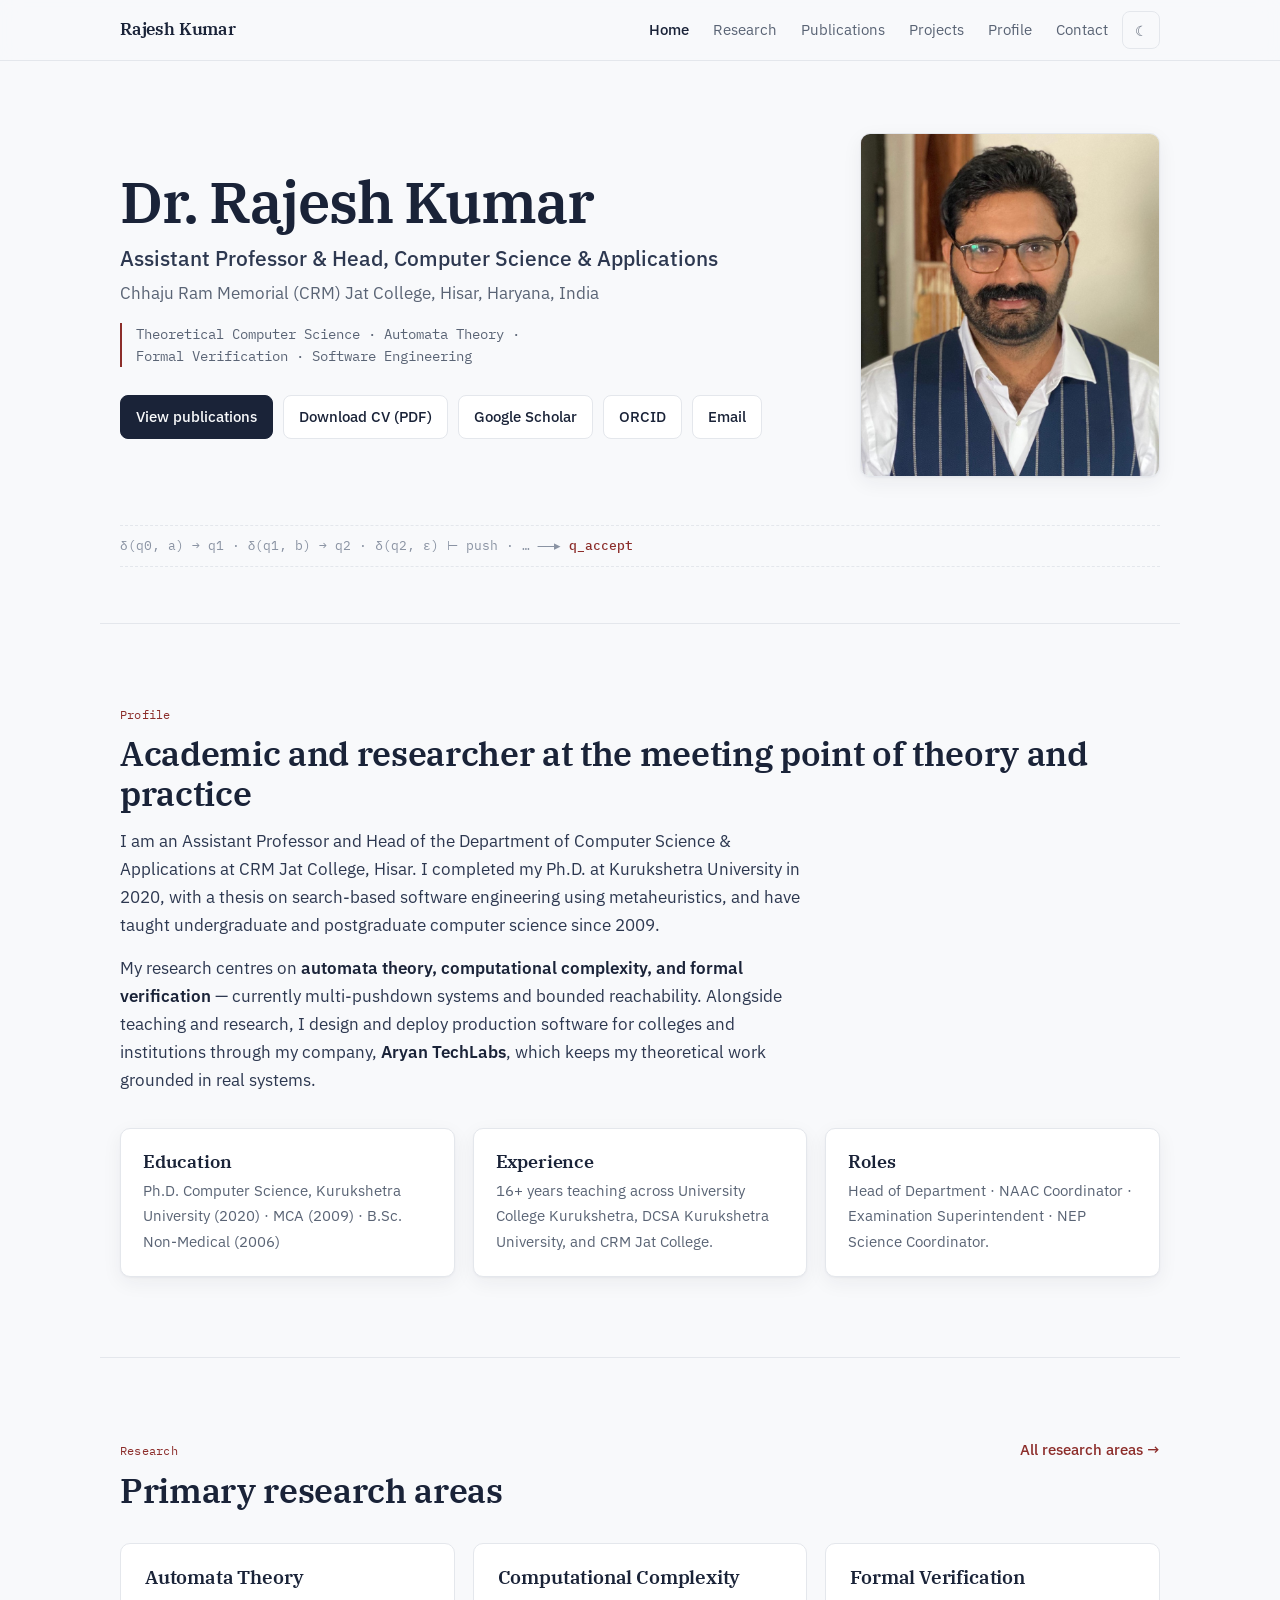
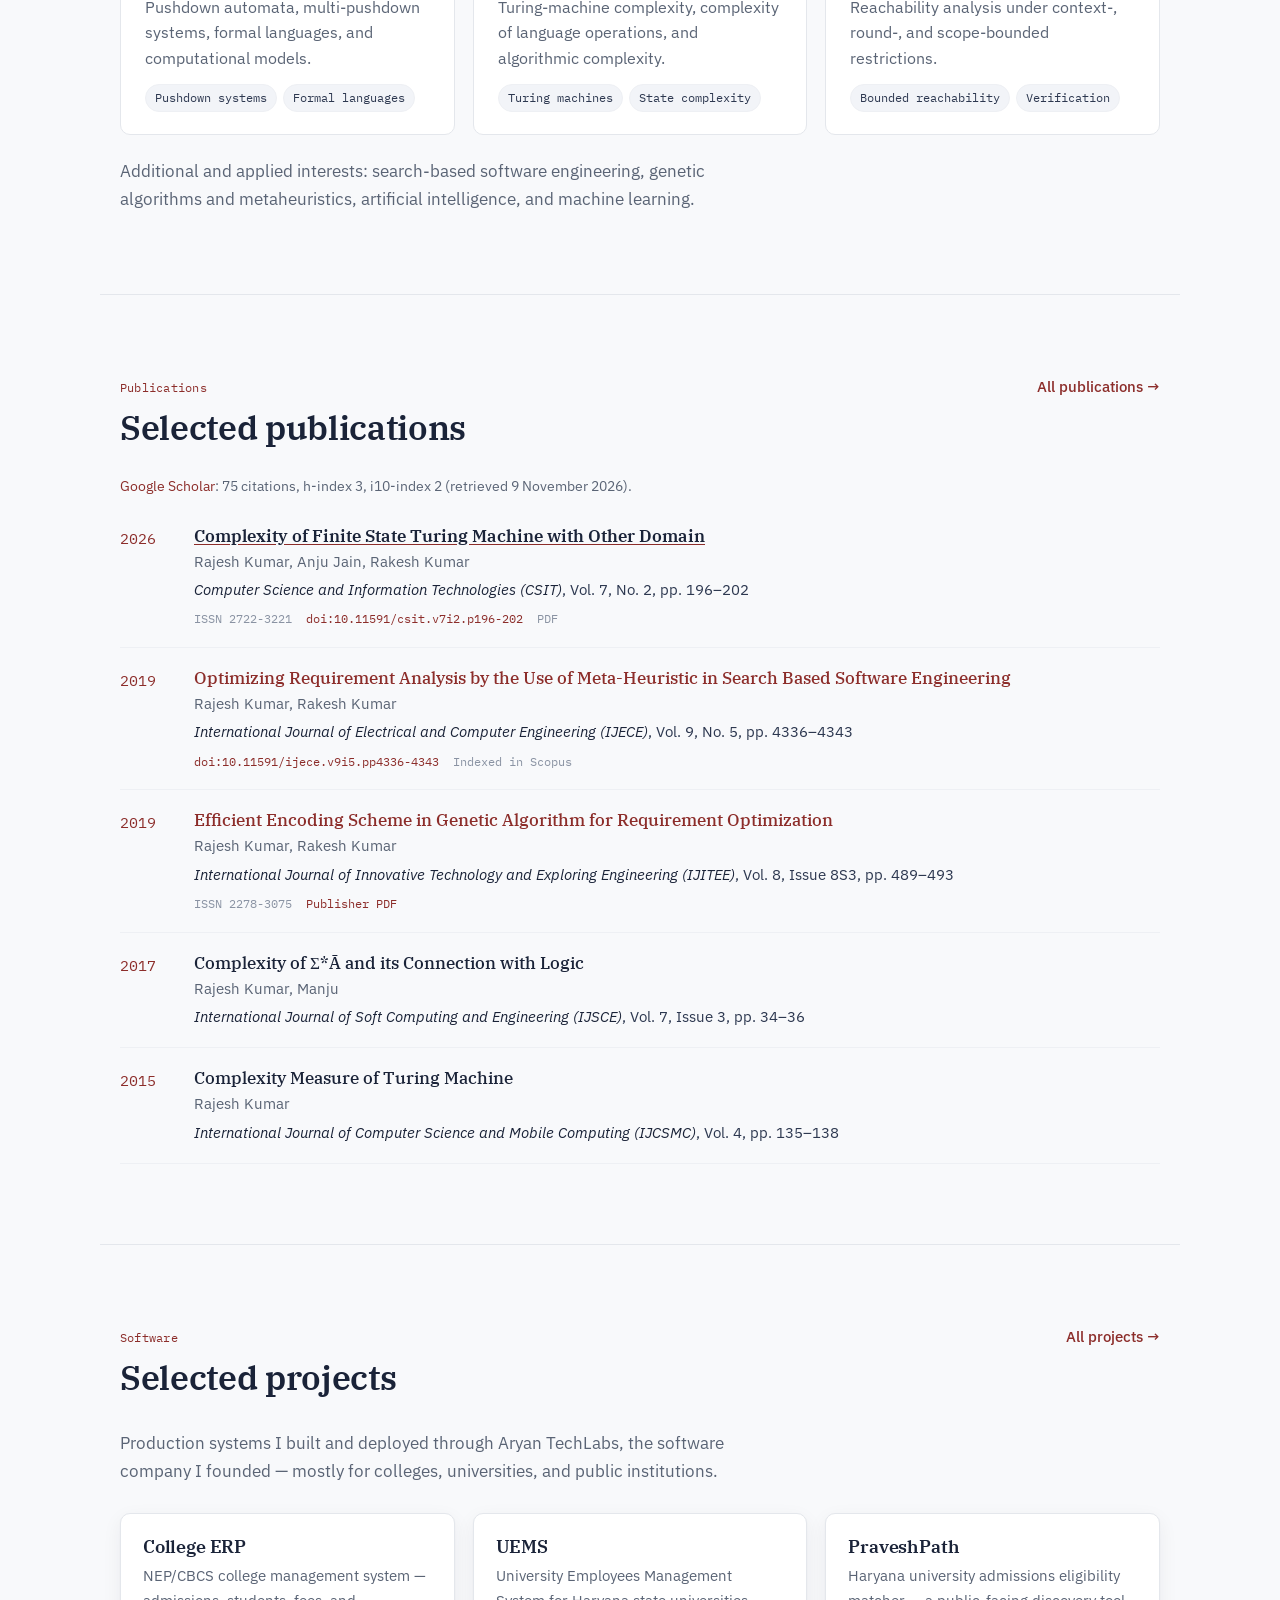
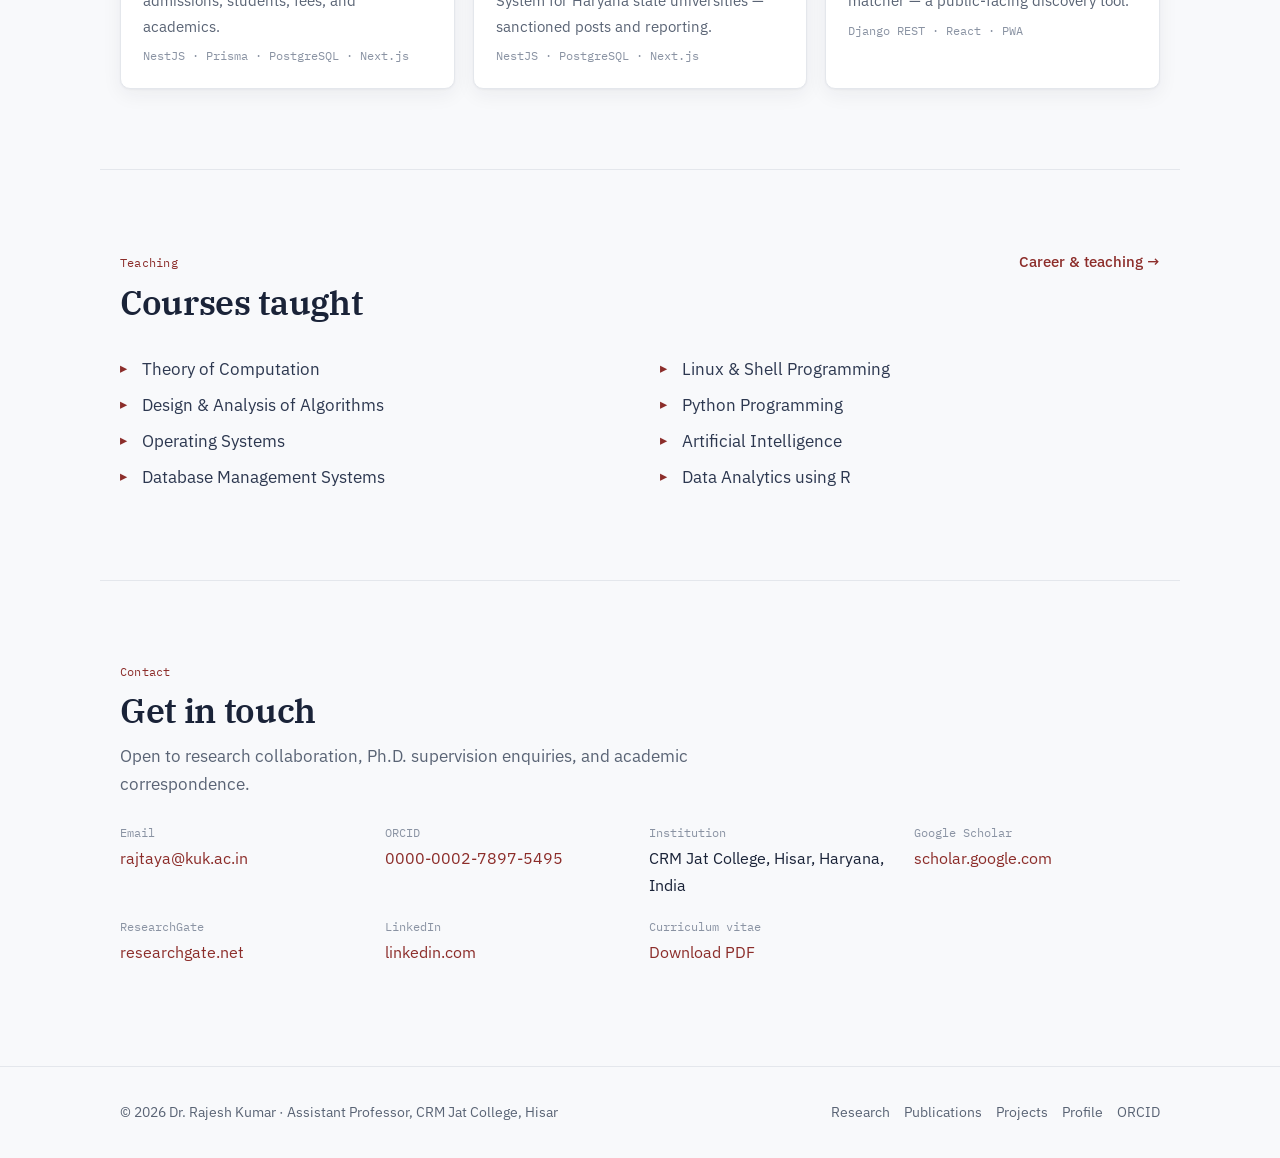
<file: index.html>
<!DOCTYPE html>
<html lang="en">
<head>
<meta charset="UTF-8">
<meta name="viewport" content="width=device-width, initial-scale=1.0">
<title>Dr. Rajesh Kumar — Computer Science Academic &amp; Researcher</title>
<meta name="description" content="Dr. Rajesh Kumar, Assistant Professor of Computer Science at CRM Jat College, Hisar. Research in automata theory, computational complexity, and formal verification, with publications, teaching, and software engineering projects.">
<meta name="author" content="Dr. Rajesh Kumar">
<link rel="canonical" href="https://rajtaya.github.io/Rkumar/">
<meta name="robots" content="index, follow">

<!-- Open Graph / Twitter -->
<meta property="og:type" content="profile">
<meta property="og:title" content="Dr. Rajesh Kumar — Computer Science Academic & Researcher">
<meta property="og:description" content="Assistant Professor of Computer Science. Research in automata theory, computational complexity, and formal verification.">
<meta property="og:url" content="https://rajtaya.github.io/Rkumar/">
<meta property="og:image" content="https://rajtaya.github.io/Rkumar/assets/rajesh-kumar-square.jpg">
<meta property="og:site_name" content="Dr. Rajesh Kumar">
<meta name="twitter:card" content="summary">
<meta name="twitter:title" content="Dr. Rajesh Kumar — Computer Science Academic & Researcher">
<meta name="twitter:description" content="Assistant Professor of Computer Science. Automata theory, computational complexity, formal verification.">
<meta name="twitter:image" content="https://rajtaya.github.io/Rkumar/assets/rajesh-kumar-square.jpg">

<link rel="icon" href="assets/favicon.svg" type="image/svg+xml">
<link rel="apple-touch-icon" href="assets/rajesh-kumar-square.jpg">

<link rel="preconnect" href="https://fonts.googleapis.com">
<link rel="preconnect" href="https://fonts.gstatic.com" crossorigin>
<link href="https://fonts.googleapis.com/css2?family=IBM+Plex+Mono:wght@400;500&family=IBM+Plex+Sans:wght@400;500;600&family=IBM+Plex+Serif:wght@400;500;600&display=swap" rel="stylesheet">
<link rel="stylesheet" href="assets/styles.css">

<script type="application/ld+json">
{
  "@context": "https://schema.org",
  "@type": "ProfilePage",
  "dateModified": "2026-11-01",
  "mainEntity": {
    "@type": "Person",
    "name": "Dr. Rajesh Kumar",
    "givenName": "Rajesh",
    "familyName": "Kumar",
    "honorificPrefix": "Dr.",
    "jobTitle": "Assistant Professor of Computer Science",
    "image": "https://rajtaya.github.io/Rkumar/assets/rajesh-kumar-square.jpg",
    "url": "https://rajtaya.github.io/Rkumar/",
    "email": "rajtaya@kuk.ac.in",
    "identifier": "https://orcid.org/0000-0002-7897-5495",
    "worksFor": {
      "@type": "CollegeOrUniversity",
      "name": "Chhaju Ram Memorial (CRM) Jat College, Hisar"
    },
    "alumniOf": { "@type": "CollegeOrUniversity", "name": "Kurukshetra University" },
    "knowsAbout": ["Automata Theory", "Computational Complexity", "Formal Verification", "Theory of Computation", "Search-Based Software Engineering", "Genetic Algorithms", "Software Engineering"],
    "sameAs": ["https://orcid.org/0000-0002-7897-5495", "https://scholar.google.com/citations?user=DC4miOsAAAAJ", "https://www.researchgate.net/profile/Rajesh-Kumar-34", "https://www.linkedin.com/in/dr-rajesh-kumar-3b3685109/"]
  }
}
</script>
</head>
<body>
<a class="skip-link" href="#main">Skip to content</a>

<header class="nav">
  <div class="nav-inner">
    <a class="brand" href="index.html">Rajesh&nbsp;Kumar</a>
    <button id="nav-toggle" class="icon-btn nav-toggle" aria-label="Open menu" aria-expanded="false" aria-controls="nav-links">≡</button>
    <nav id="nav-links" class="nav-links" aria-label="Primary">
      <a href="index.html" aria-current="page">Home</a>
      <a href="research.html">Research</a>
      <a href="publications.html">Publications</a>
      <a href="projects.html">Projects</a>
      <a href="profile.html">Profile</a>
      <a href="#contact">Contact</a>
      <button id="theme-toggle" class="icon-btn" aria-label="Toggle theme" title="Toggle light/dark">☾</button>
    </nav>
  </div>
</header>

<main id="main">

  <!-- Hero -->
  <section class="wrap hero">
    <div class="hero-grid">
      <div>
        <h1 class="hero-name">Dr. Rajesh Kumar</h1>
        <p class="hero-role">Assistant Professor &amp; Head, Computer Science &amp; Applications</p>
        <p class="hero-inst">Chhaju Ram Memorial (CRM) Jat College, Hisar, Haryana, India</p>
        <p class="hero-tagline">Theoretical Computer Science · Automata Theory ·<br>Formal Verification · Software Engineering</p>
        <div class="hero-actions">
          <a class="btn btn-primary" href="publications.html">View publications</a>
          <a class="btn" href="assets/Dr-Rajesh-Kumar-CV.pdf" download>Download CV (PDF)</a>
          <a class="btn" href="https://scholar.google.com/citations?user=DC4miOsAAAAJ" rel="noopener">Google Scholar</a>
          <a class="btn" href="https://orcid.org/0000-0002-7897-5495" rel="noopener">ORCID</a>
          <a class="btn" href="mailto:rajtaya@kuk.ac.in">Email</a>
        </div>
      </div>
      <figure class="hero-photo">
        <img src="assets/rajesh-kumar.jpg" width="871" height="1000" alt="Portrait of Dr. Rajesh Kumar" fetchpriority="high">
      </figure>
    </div>
    <div class="tape" aria-hidden="true">δ(q0, a) → q1 · δ(q1, b) → q2 · δ(q2, ε) ⊢ push · … ──▸ <b>q_accept</b></div>
  </section>

  <!-- About -->
  <section id="about" class="wrap section">
    <p class="eyebrow">Profile</p>
    <h2 class="section-title">Academic and researcher at the meeting point of theory and practice</h2>
    <div class="prose">
      <p>I am an Assistant Professor and Head of the Department of Computer Science &amp; Applications at CRM Jat College, Hisar. I completed my Ph.D. at Kurukshetra University in 2020, with a thesis on search-based software engineering using metaheuristics, and have taught undergraduate and postgraduate computer science since 2009.</p>
      <p>My research centres on <strong>automata theory, computational complexity, and formal verification</strong> — currently multi-pushdown systems and bounded reachability. Alongside teaching and research, I design and deploy production software for colleges and institutions through my company, <strong>Aryan TechLabs</strong>, which keeps my theoretical work grounded in real systems.</p>
    </div>
    <div class="grid grid-3" style="margin-top:2em">
      <div class="card">
        <h3>Education</h3>
        <p>Ph.D. Computer Science, Kurukshetra University (2020) · MCA (2009) · B.Sc. Non-Medical (2006)</p>
      </div>
      <div class="card">
        <h3>Experience</h3>
        <p>16+ years teaching across University College Kurukshetra, DCSA Kurukshetra University, and CRM Jat College.</p>
      </div>
      <div class="card">
        <h3>Roles</h3>
        <p>Head of Department · NAAC Coordinator · Examination Superintendent · NEP Science Coordinator.</p>
      </div>
    </div>
  </section>

  <!-- Research -->
  <section id="research" class="wrap section">
    <div class="section-head">
      <div>
        <p class="eyebrow">Research</p>
        <h2 class="section-title">Primary research areas</h2>
      </div>
      <a class="more-link" href="research.html">All research areas →</a>
    </div>
    <div class="grid grid-3">
      <div class="area">
        <h3>Automata Theory</h3>
        <p>Pushdown automata, multi-pushdown systems, formal languages, and computational models.</p>
        <ul><li>Pushdown systems</li><li>Formal languages</li></ul>
      </div>
      <div class="area">
        <h3>Computational Complexity</h3>
        <p>Turing-machine complexity, complexity of language operations, and algorithmic complexity.</p>
        <ul><li>Turing machines</li><li>State complexity</li></ul>
      </div>
      <div class="area">
        <h3>Formal Verification</h3>
        <p>Reachability analysis under context-, round-, and scope-bounded restrictions.</p>
        <ul><li>Bounded reachability</li><li>Verification</li></ul>
      </div>
    </div>
    <p class="section-lead" style="margin-top:1.4em">Additional and applied interests: search-based software engineering, genetic algorithms and metaheuristics, artificial intelligence, and machine learning.</p>
  </section>

  <!-- Selected publications -->
  <section id="publications" class="wrap section">
    <div class="section-head">
      <div>
        <p class="eyebrow">Publications</p>
        <h2 class="section-title">Selected publications</h2>
      </div>
      <a class="more-link" href="publications.html">All publications →</a>
    </div>
    <p class="metrics-src" style="margin-top:-.4em;margin-bottom:.6em"><a href="https://scholar.google.com/citations?user=DC4miOsAAAAJ" rel="noopener">Google Scholar</a>: 75 citations, h-index 3, i10-index 2 (retrieved 9 November 2026).</p>

    <div class="pub">
      <div class="pub-year">2026</div>
      <div>
        <div class="pub-title"><a class="pub-self" href="papers/complexity-of-finite-state-turing-machine-2026.pdf">Complexity of Finite State Turing Machine with Other Domain</a></div>
        <div class="pub-authors">Rajesh Kumar, Anju Jain, Rakesh Kumar</div>
        <div class="pub-venue"><em>Computer Science and Information Technologies (CSIT)</em>, Vol. 7, No. 2, pp. 196–202</div>
        <div class="pub-meta"><span>ISSN 2722-3221</span> <a href="https://doi.org/10.11591/csit.v7i2.p196-202" rel="noopener">doi:10.11591/csit.v7i2.p196-202</a> <span>PDF</span></div>
      </div>
    </div>
    <div class="pub">
      <div class="pub-year">2019</div>
      <div>
        <div class="pub-title"><a href="https://doi.org/10.11591/ijece.v9i5.pp4336-4343" rel="noopener">Optimizing Requirement Analysis by the Use of Meta-Heuristic in Search Based Software Engineering</a></div>
        <div class="pub-authors">Rajesh Kumar, Rakesh Kumar</div>
        <div class="pub-venue"><em>International Journal of Electrical and Computer Engineering (IJECE)</em>, Vol. 9, No. 5, pp. 4336–4343</div>
        <div class="pub-meta"><a href="https://doi.org/10.11591/ijece.v9i5.pp4336-4343" rel="noopener">doi:10.11591/ijece.v9i5.pp4336-4343</a> <span>Indexed in Scopus</span></div>
      </div>
    </div>
    <div class="pub">
      <div class="pub-year">2019</div>
      <div>
        <div class="pub-title"><a href="https://www.ijitee.org/wp-content/uploads/papers/v8i8s3/H11120688S319.pdf" rel="noopener">Efficient Encoding Scheme in Genetic Algorithm for Requirement Optimization</a></div>
        <div class="pub-authors">Rajesh Kumar, Rakesh Kumar</div>
        <div class="pub-venue"><em>International Journal of Innovative Technology and Exploring Engineering (IJITEE)</em>, Vol. 8, Issue 8S3, pp. 489–493</div>
        <div class="pub-meta"><span>ISSN 2278-3075</span> <a href="https://www.ijitee.org/wp-content/uploads/papers/v8i8s3/H11120688S319.pdf" rel="noopener">Publisher PDF</a></div>
      </div>
    </div>
    <div class="pub">
      <div class="pub-year">2017</div>
      <div>
        <div class="pub-title">Complexity of Σ*Ā and its Connection with Logic</div>
        <div class="pub-authors">Rajesh Kumar, Manju</div>
        <div class="pub-venue"><em>International Journal of Soft Computing and Engineering (IJSCE)</em>, Vol. 7, Issue 3, pp. 34–36</div>
      </div>
    </div>
    <div class="pub">
      <div class="pub-year">2015</div>
      <div>
        <div class="pub-title">Complexity Measure of Turing Machine</div>
        <div class="pub-authors">Rajesh Kumar</div>
        <div class="pub-venue"><em>International Journal of Computer Science and Mobile Computing (IJCSMC)</em>, Vol. 4, pp. 135–138</div>
      </div>
    </div>
  </section>

  <!-- Projects -->
  <section id="projects" class="wrap section">
    <div class="section-head">
      <div>
        <p class="eyebrow">Software</p>
        <h2 class="section-title">Selected projects</h2>
      </div>
      <a class="more-link" href="projects.html">All projects →</a>
    </div>
    <p class="section-lead">Production systems I built and deployed through Aryan TechLabs, the software company I founded — mostly for colleges, universities, and public institutions.</p>
    <div class="grid grid-3" style="margin-top:1.6em">
      <div class="card">
        <h3>College ERP</h3>
        <p>NEP/CBCS college management system — admissions, students, fees, and academics.</p>
        <p style="margin-top:.6em;font-family:var(--mono);font-size:.76rem;color:var(--faint)">NestJS · Prisma · PostgreSQL · Next.js</p>
      </div>
      <div class="card">
        <h3>UEMS</h3>
        <p>University Employees Management System for Haryana state universities — sanctioned posts and reporting.</p>
        <p style="margin-top:.6em;font-family:var(--mono);font-size:.76rem;color:var(--faint)">NestJS · PostgreSQL · Next.js</p>
      </div>
      <div class="card">
        <h3>PraveshPath</h3>
        <p>Haryana university admissions eligibility matcher — a public-facing discovery tool.</p>
        <p style="margin-top:.6em;font-family:var(--mono);font-size:.76rem;color:var(--faint)">Django REST · React · PWA</p>
      </div>
    </div>
  </section>

  <!-- Teaching snapshot -->
  <section id="teaching" class="wrap section">
    <div class="section-head">
      <div>
        <p class="eyebrow">Teaching</p>
        <h2 class="section-title">Courses taught</h2>
      </div>
      <a class="more-link" href="profile.html#teaching">Career &amp; teaching →</a>
    </div>
    <ul class="ticklist cols-2">
      <li>Theory of Computation</li>
      <li>Design &amp; Analysis of Algorithms</li>
      <li>Operating Systems</li>
      <li>Database Management Systems</li>
      <li>Linux &amp; Shell Programming</li>
      <li>Python Programming</li>
      <li>Artificial Intelligence</li>
      <li>Data Analytics using R</li>
    </ul>
  </section>

  <!-- Contact -->
  <section id="contact" class="wrap section">
    <p class="eyebrow">Contact</p>
    <h2 class="section-title">Get in touch</h2>
    <p class="section-lead">Open to research collaboration, Ph.D. supervision enquiries, and academic correspondence.</p>
    <div class="contact-grid">
      <div class="contact-item">
        <div class="label">Email</div>
        <div class="value"><a href="mailto:rajtaya@kuk.ac.in">rajtaya@kuk.ac.in</a></div>
      </div>
      <div class="contact-item">
        <div class="label">ORCID</div>
        <div class="value"><a href="https://orcid.org/0000-0002-7897-5495" rel="noopener">0000-0002-7897-5495</a></div>
      </div>
      <div class="contact-item">
        <div class="label">Institution</div>
        <div class="value">CRM Jat College, Hisar, Haryana, India</div>
      </div>
      <div class="contact-item">
        <div class="label">Google Scholar</div>
        <div class="value"><a href="https://scholar.google.com/citations?user=DC4miOsAAAAJ" rel="noopener">scholar.google.com</a></div>
      </div>
      <div class="contact-item">
        <div class="label">ResearchGate</div>
        <div class="value"><a href="https://www.researchgate.net/profile/Rajesh-Kumar-34" rel="noopener">researchgate.net</a></div>
      </div>
      <div class="contact-item">
        <div class="label">LinkedIn</div>
        <div class="value"><a href="https://www.linkedin.com/in/dr-rajesh-kumar-3b3685109/" rel="noopener">linkedin.com</a></div>
      </div>
      <div class="contact-item">
        <div class="label">Curriculum vitae</div>
        <div class="value"><a href="assets/Dr-Rajesh-Kumar-CV.pdf" download>Download PDF</a></div>
      </div>
    </div>
  </section>

</main>

<footer class="footer">
  <div class="wrap footer-inner">
    <p>© 2026 Dr. Rajesh Kumar · Assistant Professor, CRM Jat College, Hisar</p>
    <nav class="foot-links" aria-label="Footer">
      <a href="research.html">Research</a>
      <a href="publications.html">Publications</a>
      <a href="projects.html">Projects</a>
      <a href="profile.html">Profile</a>
      <a href="https://orcid.org/0000-0002-7897-5495" rel="noopener">ORCID</a>
    </nav>
  </div>
</footer>

<script src="assets/site.js" defer></script>
</body>
</html>
</file>
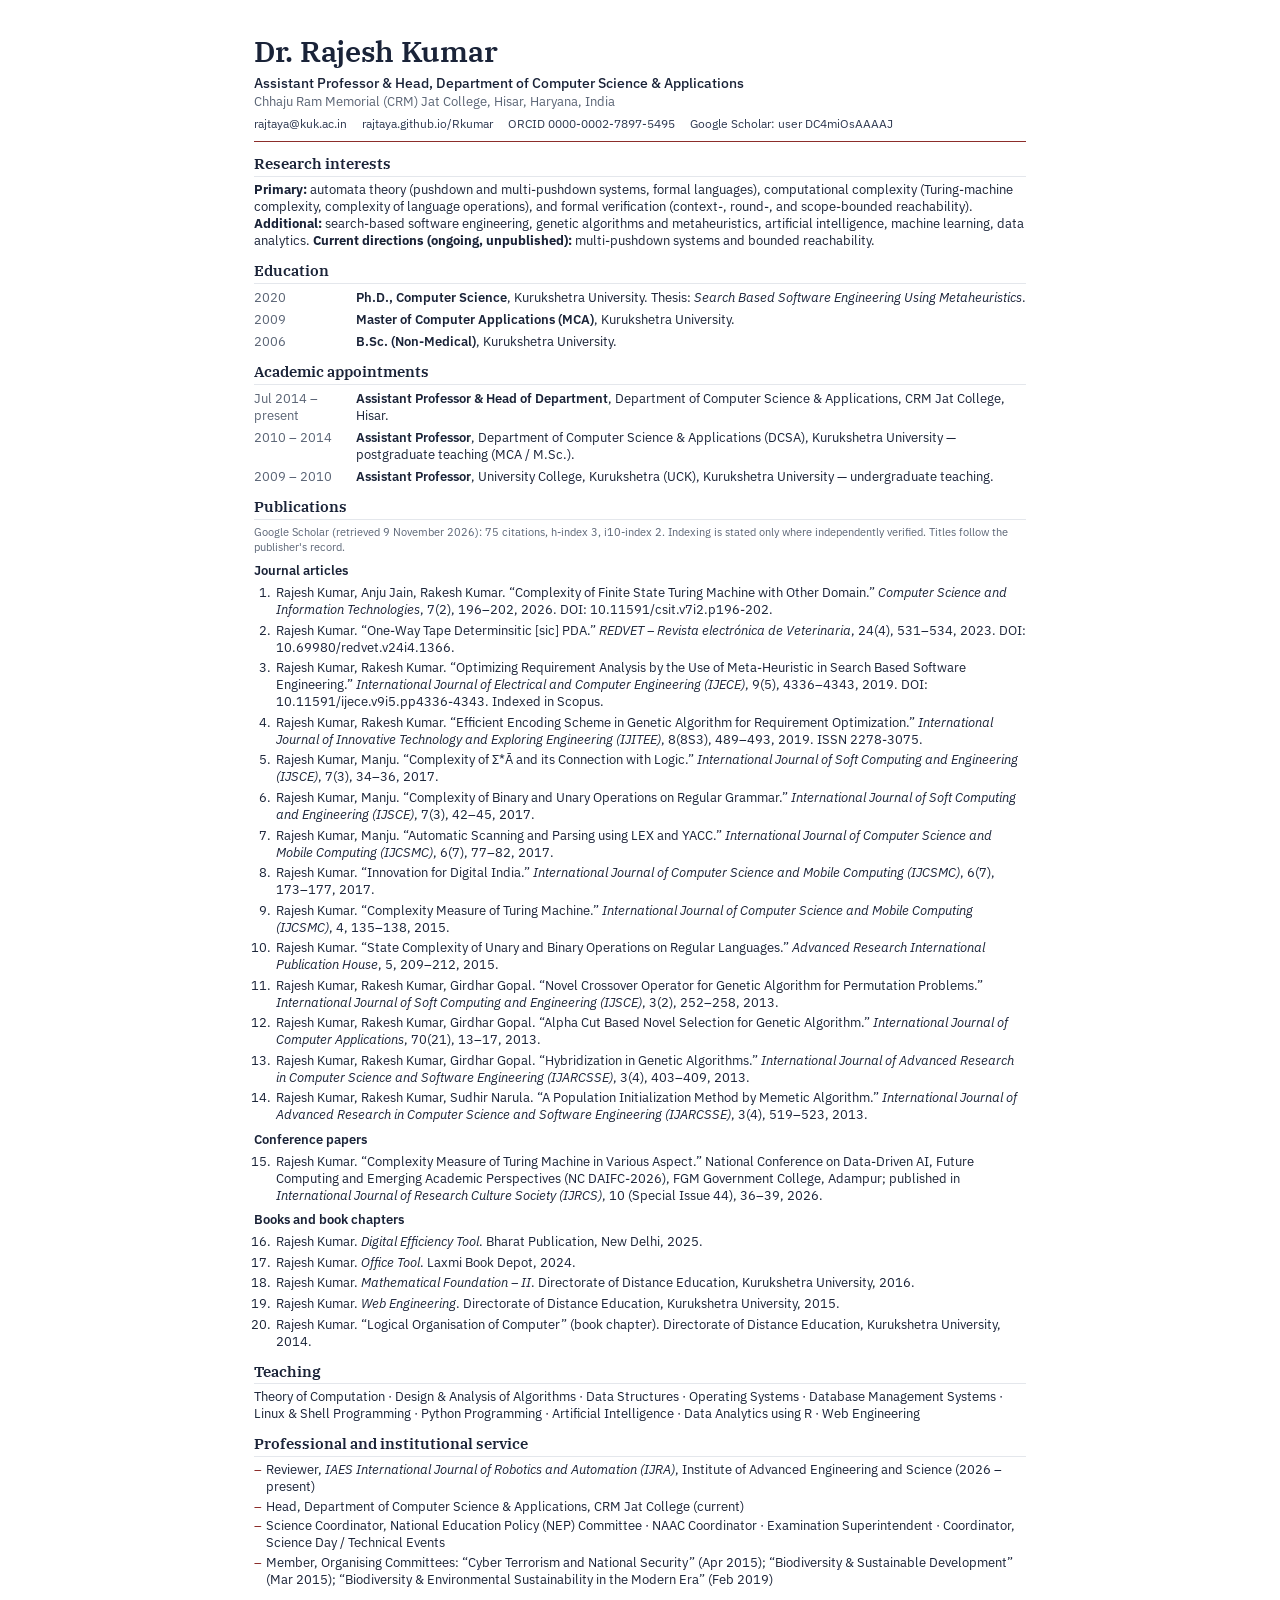
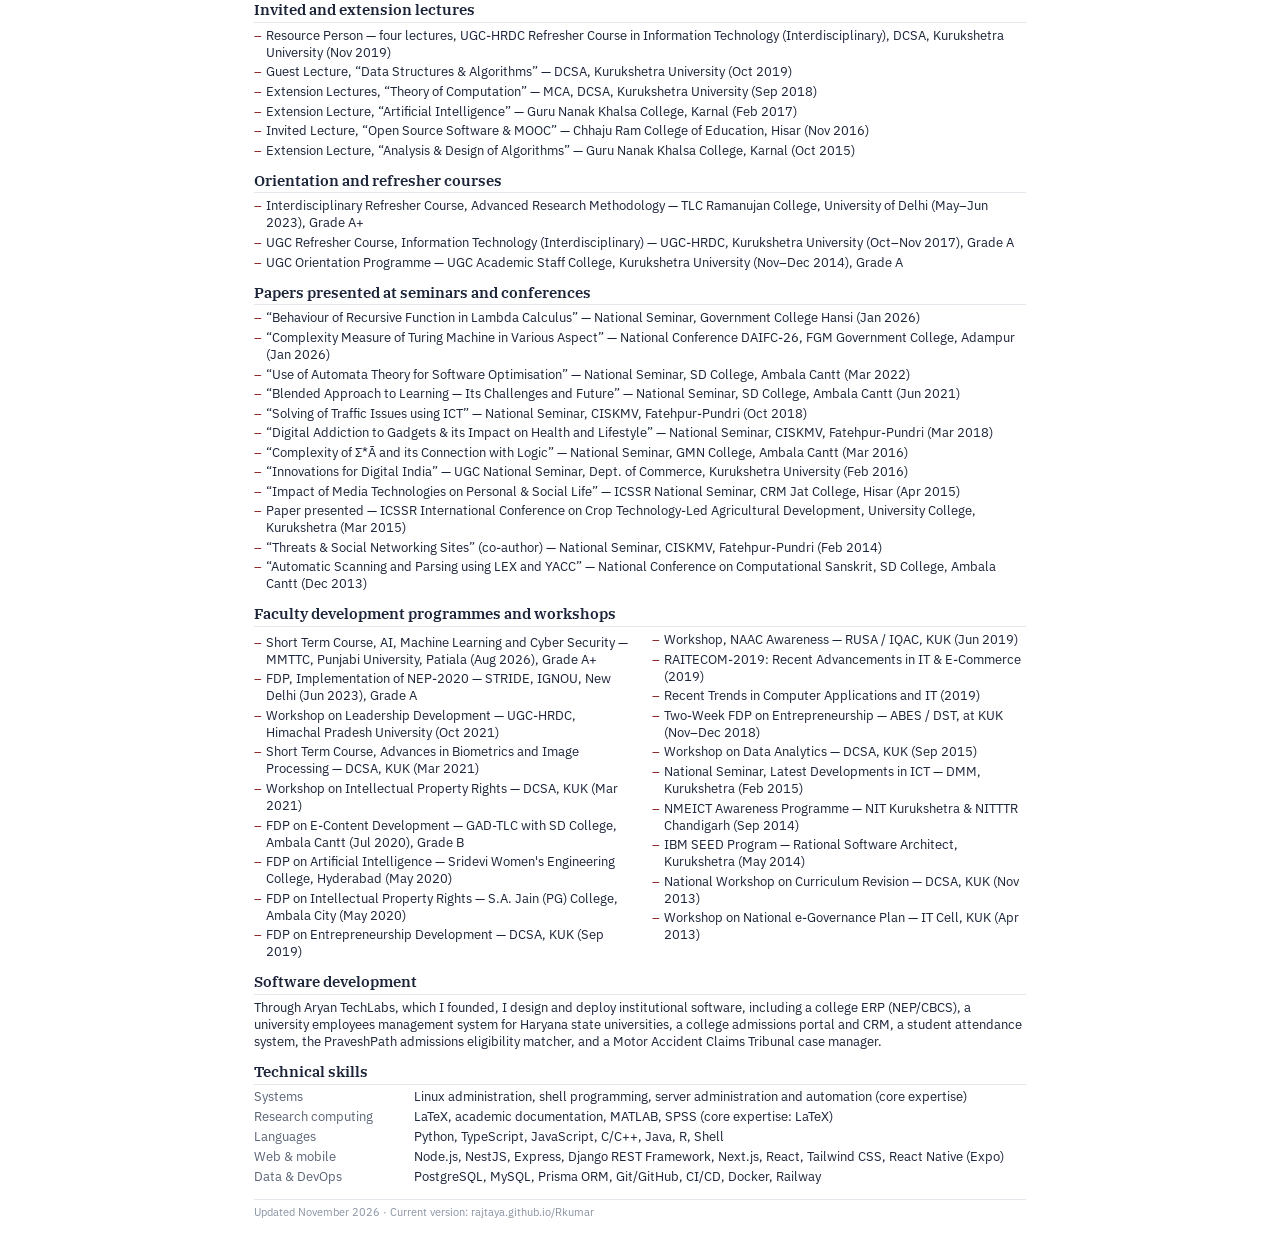
<file: cv.html>
<!DOCTYPE html>
<html lang="en">
<head>
<meta charset="UTF-8">
<meta name="viewport" content="width=device-width, initial-scale=1.0">
<title>Curriculum Vitae — Dr. Rajesh Kumar</title>
<meta name="robots" content="noindex">
<!-- Source for assets/Dr-Rajesh-Kumar-CV.pdf. Regenerate with the Chrome command in README.md after editing. -->
<link rel="preconnect" href="https://fonts.googleapis.com">
<link rel="preconnect" href="https://fonts.gstatic.com" crossorigin>
<link href="https://fonts.googleapis.com/css2?family=IBM+Plex+Sans:wght@400;500;600&family=IBM+Plex+Serif:wght@500;600&display=swap" rel="stylesheet">
<style>
  @page { size: A4; margin: 13mm 15mm 13mm 15mm; }
  * { box-sizing: border-box; margin: 0; padding: 0; }
  body { font-family: "IBM Plex Sans", Arial, sans-serif; font-size: 9.4pt; line-height: 1.36; color: #1a2338; background: #fff; max-width: 820px; margin: 0 auto; }
  @media screen { body { padding: 32px 24px; } }
  a { color: #8c2d2a; text-decoration: none; }
  h1 { font-family: "IBM Plex Serif", Georgia, serif; font-size: 22pt; font-weight: 600; letter-spacing: -.01em; }
  .role { font-size: 10.5pt; font-weight: 500; margin-top: 2px; }
  .inst { color: #5a6475; }
  .contact { margin-top: 6px; color: #2d3850; font-size: 8.8pt; }
  .contact span { white-space: nowrap; margin-right: 12px; }
  header { border-bottom: 1.5px solid #8c2d2a; padding-bottom: 9px; margin-bottom: 4px; }
  h2 { font-family: "IBM Plex Serif", Georgia, serif; font-size: 11.5pt; font-weight: 600; color: #1a2338;
       margin-top: 11px; padding-bottom: 2px; border-bottom: 1px solid #e4e7ec; break-after: avoid; }
  h3 { font-size: 9.6pt; font-weight: 600; margin-top: 7px; break-after: avoid; }
  .row { display: grid; grid-template-columns: 92px 1fr; gap: 10px; margin-top: 5px; break-inside: avoid; }
  .when { color: #5a6475; font-variant-numeric: tabular-nums; }
  .what b { font-weight: 600; }
  .muted { color: #5a6475; }
  ol.refs { margin: 5px 0 0 20px; }
  ol.refs li { margin-top: 3.5px; padding-left: 2px; break-inside: avoid; }
  ul.plain { list-style: none; margin-top: 4px; }
  ul.plain li { margin-top: 2.5px; padding-left: 12px; position: relative; break-inside: avoid; }
  ul.plain li::before { content: "–"; position: absolute; left: 0; color: #8c2d2a; }
  .cols { columns: 2; column-gap: 24px; }
  .skills .row { grid-template-columns: 150px 1fr; margin-top: 3px; }
  .note { font-size: 8.3pt; color: #5a6475; margin-top: 5px; }
  footer { margin-top: 14px; font-size: 8pt; color: #8a93a3; border-top: 1px solid #e4e7ec; padding-top: 5px; }
</style>
</head>
<body>

<header>
  <h1>Dr. Rajesh Kumar</h1>
  <div class="role">Assistant Professor &amp; Head, Department of Computer Science &amp; Applications</div>
  <div class="inst">Chhaju Ram Memorial (CRM) Jat College, Hisar, Haryana, India</div>
  <div class="contact">
    <span>rajtaya@kuk.ac.in</span>
    <span>rajtaya.github.io/Rkumar</span>
    <span>ORCID 0000-0002-7897-5495</span>
    <span>Google Scholar: user DC4miOsAAAAJ</span>
  </div>
</header>

<h2>Research interests</h2>
<p style="margin-top:4px"><b>Primary:</b> automata theory (pushdown and multi-pushdown systems, formal languages), computational complexity (Turing-machine complexity, complexity of language operations), and formal verification (context-, round-, and scope-bounded reachability).
<b>Additional:</b> search-based software engineering, genetic algorithms and metaheuristics, artificial intelligence, machine learning, data analytics.
<b>Current directions (ongoing, unpublished):</b> multi-pushdown systems and bounded reachability.</p>

<h2>Education</h2>
<div class="row"><div class="when">2020</div><div class="what"><b>Ph.D., Computer Science</b>, Kurukshetra University. Thesis: <i>Search Based Software Engineering Using Metaheuristics</i>.</div></div>
<div class="row"><div class="when">2009</div><div class="what"><b>Master of Computer Applications (MCA)</b>, Kurukshetra University.</div></div>
<div class="row"><div class="when">2006</div><div class="what"><b>B.Sc. (Non-Medical)</b>, Kurukshetra University.</div></div>

<h2>Academic appointments</h2>
<div class="row"><div class="when">Jul 2014 – present</div><div class="what"><b>Assistant Professor &amp; Head of Department</b>, Department of Computer Science &amp; Applications, CRM Jat College, Hisar.</div></div>
<div class="row"><div class="when">2010 – 2014</div><div class="what"><b>Assistant Professor</b>, Department of Computer Science &amp; Applications (DCSA), Kurukshetra University — postgraduate teaching (MCA / M.Sc.).</div></div>
<div class="row"><div class="when">2009 – 2010</div><div class="what"><b>Assistant Professor</b>, University College, Kurukshetra (UCK), Kurukshetra University — undergraduate teaching.</div></div>

<h2>Publications</h2>
<p class="note">Google Scholar (retrieved 9 November 2026): 75 citations, h-index 3, i10-index 2. Indexing is stated only where independently verified. Titles follow the publisher's record.</p>

<h3>Journal articles</h3>
<ol class="refs">
  <li>Rajesh Kumar, Anju Jain, Rakesh Kumar. “Complexity of Finite State Turing Machine with Other Domain.” <i>Computer Science and Information Technologies</i>, 7(2), 196–202, 2026. DOI: 10.11591/csit.v7i2.p196-202.</li>
  <li>Rajesh Kumar. “One-Way Tape Determinsitic [sic] PDA.” <i>REDVET – Revista electrónica de Veterinaria</i>, 24(4), 531–534, 2023. DOI: 10.69980/redvet.v24i4.1366.</li>
  <li>Rajesh Kumar, Rakesh Kumar. “Optimizing Requirement Analysis by the Use of Meta-Heuristic in Search Based Software Engineering.” <i>International Journal of Electrical and Computer Engineering (IJECE)</i>, 9(5), 4336–4343, 2019. DOI: 10.11591/ijece.v9i5.pp4336-4343. Indexed in Scopus.</li>
  <li>Rajesh Kumar, Rakesh Kumar. “Efficient Encoding Scheme in Genetic Algorithm for Requirement Optimization.” <i>International Journal of Innovative Technology and Exploring Engineering (IJITEE)</i>, 8(8S3), 489–493, 2019. ISSN 2278-3075.</li>
  <li>Rajesh Kumar, Manju. “Complexity of Σ*Ā and its Connection with Logic.” <i>International Journal of Soft Computing and Engineering (IJSCE)</i>, 7(3), 34–36, 2017.</li>
  <li>Rajesh Kumar, Manju. “Complexity of Binary and Unary Operations on Regular Grammar.” <i>International Journal of Soft Computing and Engineering (IJSCE)</i>, 7(3), 42–45, 2017.</li>
  <li>Rajesh Kumar, Manju. “Automatic Scanning and Parsing using LEX and YACC.” <i>International Journal of Computer Science and Mobile Computing (IJCSMC)</i>, 6(7), 77–82, 2017.</li>
  <li>Rajesh Kumar. “Innovation for Digital India.” <i>International Journal of Computer Science and Mobile Computing (IJCSMC)</i>, 6(7), 173–177, 2017.</li>
  <li>Rajesh Kumar. “Complexity Measure of Turing Machine.” <i>International Journal of Computer Science and Mobile Computing (IJCSMC)</i>, 4, 135–138, 2015.</li>
  <li>Rajesh Kumar. “State Complexity of Unary and Binary Operations on Regular Languages.” <i>Advanced Research International Publication House</i>, 5, 209–212, 2015.</li>
  <li>Rajesh Kumar, Rakesh Kumar, Girdhar Gopal. “Novel Crossover Operator for Genetic Algorithm for Permutation Problems.” <i>International Journal of Soft Computing and Engineering (IJSCE)</i>, 3(2), 252–258, 2013.</li>
  <li>Rajesh Kumar, Rakesh Kumar, Girdhar Gopal. “Alpha Cut Based Novel Selection for Genetic Algorithm.” <i>International Journal of Computer Applications</i>, 70(21), 13–17, 2013.</li>
  <li>Rajesh Kumar, Rakesh Kumar, Girdhar Gopal. “Hybridization in Genetic Algorithms.” <i>International Journal of Advanced Research in Computer Science and Software Engineering (IJARCSSE)</i>, 3(4), 403–409, 2013.</li>
  <li>Rajesh Kumar, Rakesh Kumar, Sudhir Narula. “A Population Initialization Method by Memetic Algorithm.” <i>International Journal of Advanced Research in Computer Science and Software Engineering (IJARCSSE)</i>, 3(4), 519–523, 2013.</li>
</ol>

<h3>Conference papers</h3>
<ol class="refs" start="15">
  <li>Rajesh Kumar. “Complexity Measure of Turing Machine in Various Aspect.” National Conference on Data-Driven AI, Future Computing and Emerging Academic Perspectives (NC DAIFC-2026), FGM Government College, Adampur; published in <i>International Journal of Research Culture Society (IJRCS)</i>, 10 (Special Issue 44), 36–39, 2026.</li>
</ol>

<h3>Books and book chapters</h3>
<ol class="refs" start="16">
  <li>Rajesh Kumar. <i>Digital Efficiency Tool</i>. Bharat Publication, New Delhi, 2025.</li>
  <li>Rajesh Kumar. <i>Office Tool</i>. Laxmi Book Depot, 2024.</li>
  <li>Rajesh Kumar. <i>Mathematical Foundation – II</i>. Directorate of Distance Education, Kurukshetra University, 2016.</li>
  <li>Rajesh Kumar. <i>Web Engineering</i>. Directorate of Distance Education, Kurukshetra University, 2015.</li>
  <li>Rajesh Kumar. “Logical Organisation of Computer” (book chapter). Directorate of Distance Education, Kurukshetra University, 2014.</li>
</ol>

<h2>Teaching</h2>
<p style="margin-top:4px">Theory of Computation · Design &amp; Analysis of Algorithms · Data Structures · Operating Systems · Database Management Systems · Linux &amp; Shell Programming · Python Programming · Artificial Intelligence · Data Analytics using R · Web Engineering</p>

<h2>Professional and institutional service</h2>
<ul class="plain">
  <li>Reviewer, <i>IAES International Journal of Robotics and Automation (IJRA)</i>, Institute of Advanced Engineering and Science (2026 – present)</li>
  <li>Head, Department of Computer Science &amp; Applications, CRM Jat College (current)</li>
  <li>Science Coordinator, National Education Policy (NEP) Committee · NAAC Coordinator · Examination Superintendent · Coordinator, Science Day / Technical Events</li>
  <li>Member, Organising Committees: “Cyber Terrorism and National Security” (Apr 2015); “Biodiversity &amp; Sustainable Development” (Mar 2015); “Biodiversity &amp; Environmental Sustainability in the Modern Era” (Feb 2019)</li>
</ul>

<h2>Invited and extension lectures</h2>
<ul class="plain">
  <li>Resource Person — four lectures, UGC-HRDC Refresher Course in Information Technology (Interdisciplinary), DCSA, Kurukshetra University (Nov 2019)</li>
  <li>Guest Lecture, “Data Structures &amp; Algorithms” — DCSA, Kurukshetra University (Oct 2019)</li>
  <li>Extension Lectures, “Theory of Computation” — MCA, DCSA, Kurukshetra University (Sep 2018)</li>
  <li>Extension Lecture, “Artificial Intelligence” — Guru Nanak Khalsa College, Karnal (Feb 2017)</li>
  <li>Invited Lecture, “Open Source Software &amp; MOOC” — Chhaju Ram College of Education, Hisar (Nov 2016)</li>
  <li>Extension Lecture, “Analysis &amp; Design of Algorithms” — Guru Nanak Khalsa College, Karnal (Oct 2015)</li>
</ul>

<h2>Orientation and refresher courses</h2>
<ul class="plain">
  <li>Interdisciplinary Refresher Course, Advanced Research Methodology — TLC Ramanujan College, University of Delhi (May–Jun 2023), Grade A+</li>
  <li>UGC Refresher Course, Information Technology (Interdisciplinary) — UGC-HRDC, Kurukshetra University (Oct–Nov 2017), Grade A</li>
  <li>UGC Orientation Programme — UGC Academic Staff College, Kurukshetra University (Nov–Dec 2014), Grade A</li>
</ul>

<h2>Papers presented at seminars and conferences</h2>
<ul class="plain">
  <li>“Behaviour of Recursive Function in Lambda Calculus” — National Seminar, Government College Hansi (Jan 2026)</li>
  <li>“Complexity Measure of Turing Machine in Various Aspect” — National Conference DAIFC-26, FGM Government College, Adampur (Jan 2026)</li>
  <li>“Use of Automata Theory for Software Optimisation” — National Seminar, SD College, Ambala Cantt (Mar 2022)</li>
  <li>“Blended Approach to Learning — Its Challenges and Future” — National Seminar, SD College, Ambala Cantt (Jun 2021)</li>
  <li>“Solving of Traffic Issues using ICT” — National Seminar, CISKMV, Fatehpur-Pundri (Oct 2018)</li>
  <li>“Digital Addiction to Gadgets &amp; its Impact on Health and Lifestyle” — National Seminar, CISKMV, Fatehpur-Pundri (Mar 2018)</li>
  <li>“Complexity of Σ*Ā and its Connection with Logic” — National Seminar, GMN College, Ambala Cantt (Mar 2016)</li>
  <li>“Innovations for Digital India” — UGC National Seminar, Dept. of Commerce, Kurukshetra University (Feb 2016)</li>
  <li>“Impact of Media Technologies on Personal &amp; Social Life” — ICSSR National Seminar, CRM Jat College, Hisar (Apr 2015)</li>
  <li>Paper presented — ICSSR International Conference on Crop Technology-Led Agricultural Development, University College, Kurukshetra (Mar 2015)</li>
  <li>“Threats &amp; Social Networking Sites” (co-author) — National Seminar, CISKMV, Fatehpur-Pundri (Feb 2014)</li>
  <li>“Automatic Scanning and Parsing using LEX and YACC” — National Conference on Computational Sanskrit, SD College, Ambala Cantt (Dec 2013)</li>
</ul>

<h2>Faculty development programmes and workshops</h2>
<ul class="plain cols">
  <li>Short Term Course, AI, Machine Learning and Cyber Security — MMTTC, Punjabi University, Patiala (Aug 2026), Grade A+</li>
  <li>FDP, Implementation of NEP-2020 — STRIDE, IGNOU, New Delhi (Jun 2023), Grade A</li>
  <li>Workshop on Leadership Development — UGC-HRDC, Himachal Pradesh University (Oct 2021)</li>
  <li>Short Term Course, Advances in Biometrics and Image Processing — DCSA, KUK (Mar 2021)</li>
  <li>Workshop on Intellectual Property Rights — DCSA, KUK (Mar 2021)</li>
  <li>FDP on E-Content Development — GAD-TLC with SD College, Ambala Cantt (Jul 2020), Grade B</li>
  <li>FDP on Artificial Intelligence — Sridevi Women's Engineering College, Hyderabad (May 2020)</li>
  <li>FDP on Intellectual Property Rights — S.A. Jain (PG) College, Ambala City (May 2020)</li>
  <li>FDP on Entrepreneurship Development — DCSA, KUK (Sep 2019)</li>
  <li>Workshop, NAAC Awareness — RUSA / IQAC, KUK (Jun 2019)</li>
  <li>RAITECOM-2019: Recent Advancements in IT &amp; E-Commerce (2019)</li>
  <li>Recent Trends in Computer Applications and IT (2019)</li>
  <li>Two-Week FDP on Entrepreneurship — ABES / DST, at KUK (Nov–Dec 2018)</li>
  <li>Workshop on Data Analytics — DCSA, KUK (Sep 2015)</li>
  <li>National Seminar, Latest Developments in ICT — DMM, Kurukshetra (Feb 2015)</li>
  <li>NMEICT Awareness Programme — NIT Kurukshetra &amp; NITTTR Chandigarh (Sep 2014)</li>
  <li>IBM SEED Program — Rational Software Architect, Kurukshetra (May 2014)</li>
  <li>National Workshop on Curriculum Revision — DCSA, KUK (Nov 2013)</li>
  <li>Workshop on National e-Governance Plan — IT Cell, KUK (Apr 2013)</li>
</ul>

<h2>Software development</h2>
<p style="margin-top:4px">Through Aryan TechLabs, which I founded, I design and deploy institutional software, including a college ERP (NEP/CBCS), a university employees management system for Haryana state universities, a college admissions portal and CRM, a student attendance system, the PraveshPath admissions eligibility matcher, and a Motor Accident Claims Tribunal case manager.</p>

<h2>Technical skills</h2>
<div class="skills">
  <div class="row"><div class="when">Systems</div><div>Linux administration, shell programming, server administration and automation (core expertise)</div></div>
  <div class="row"><div class="when">Research computing</div><div>LaTeX, academic documentation, MATLAB, SPSS (core expertise: LaTeX)</div></div>
  <div class="row"><div class="when">Languages</div><div>Python, TypeScript, JavaScript, C/C++, Java, R, Shell</div></div>
  <div class="row"><div class="when">Web &amp; mobile</div><div>Node.js, NestJS, Express, Django REST Framework, Next.js, React, Tailwind CSS, React Native (Expo)</div></div>
  <div class="row"><div class="when">Data &amp; DevOps</div><div>PostgreSQL, MySQL, Prisma ORM, Git/GitHub, CI/CD, Docker, Railway</div></div>
</div>

<footer>Updated November 2026 · Current version: rajtaya.github.io/Rkumar</footer>

</body>
</html>
</file>
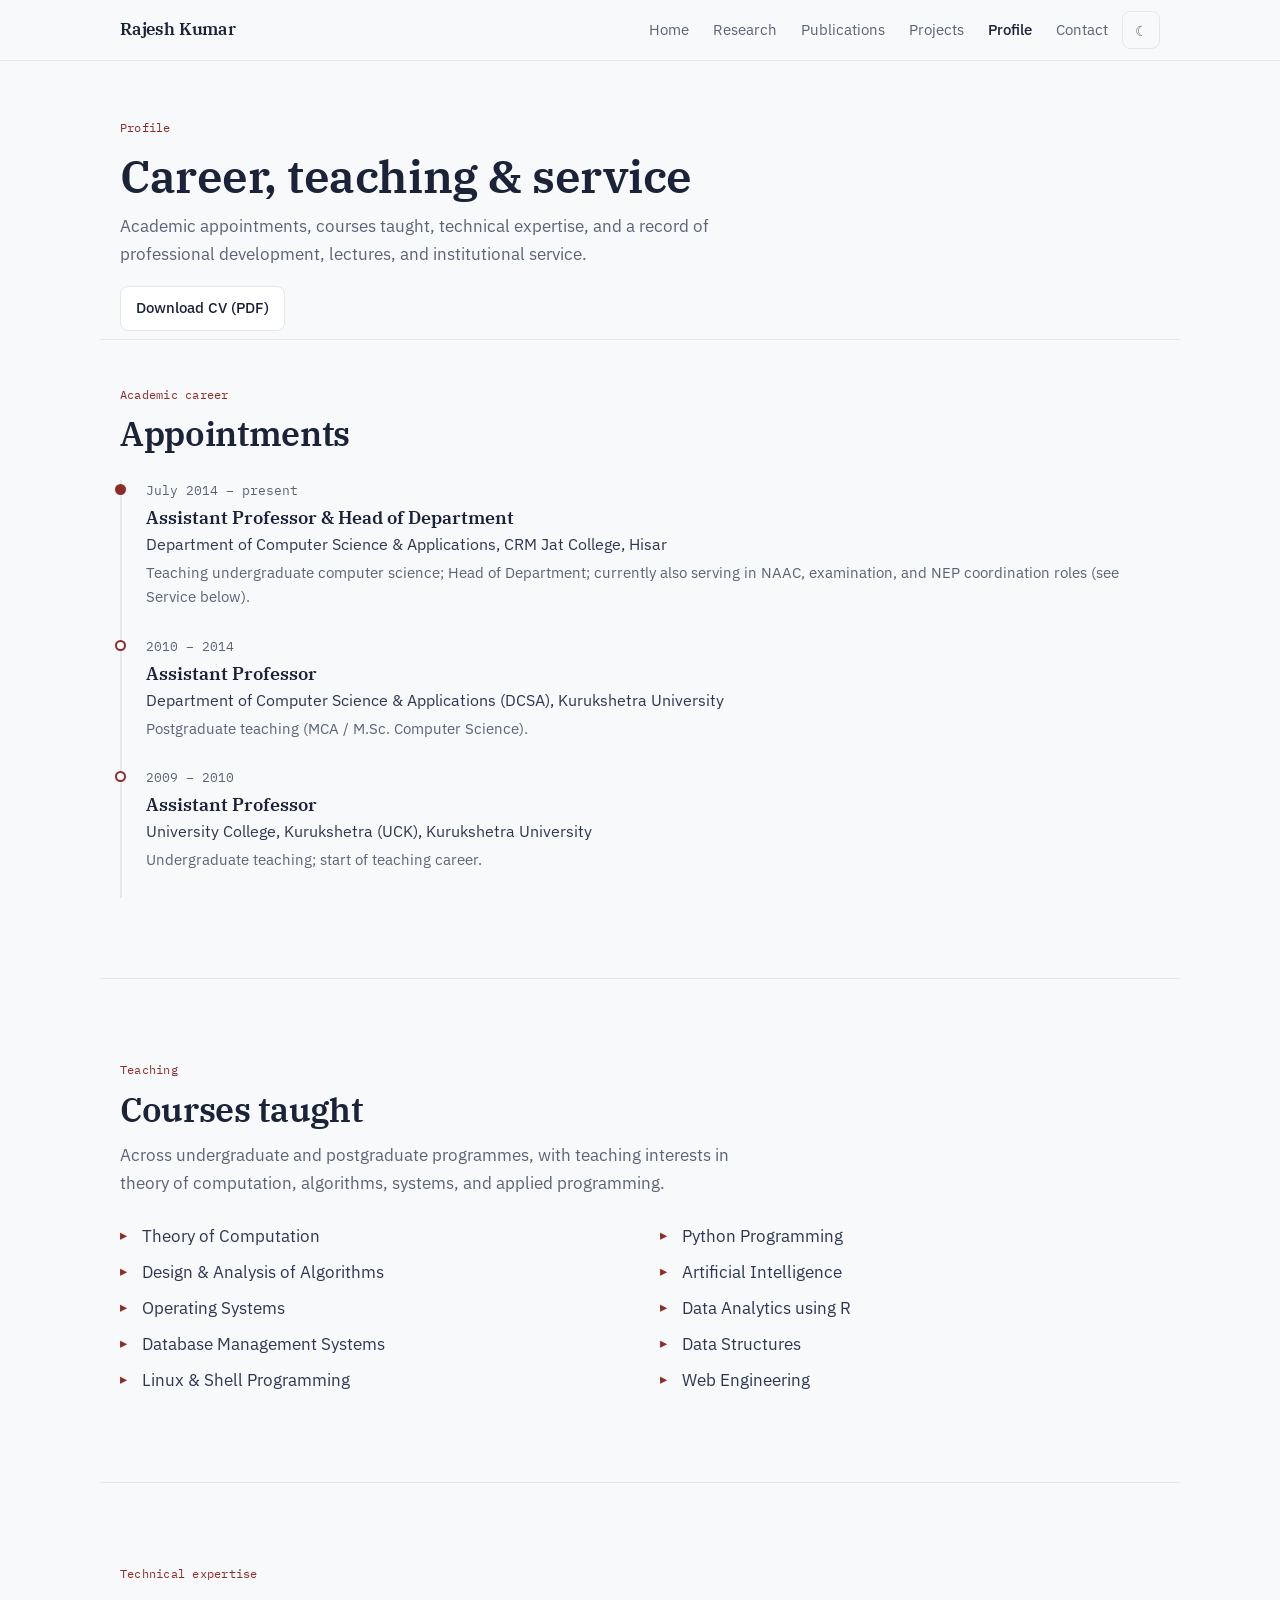
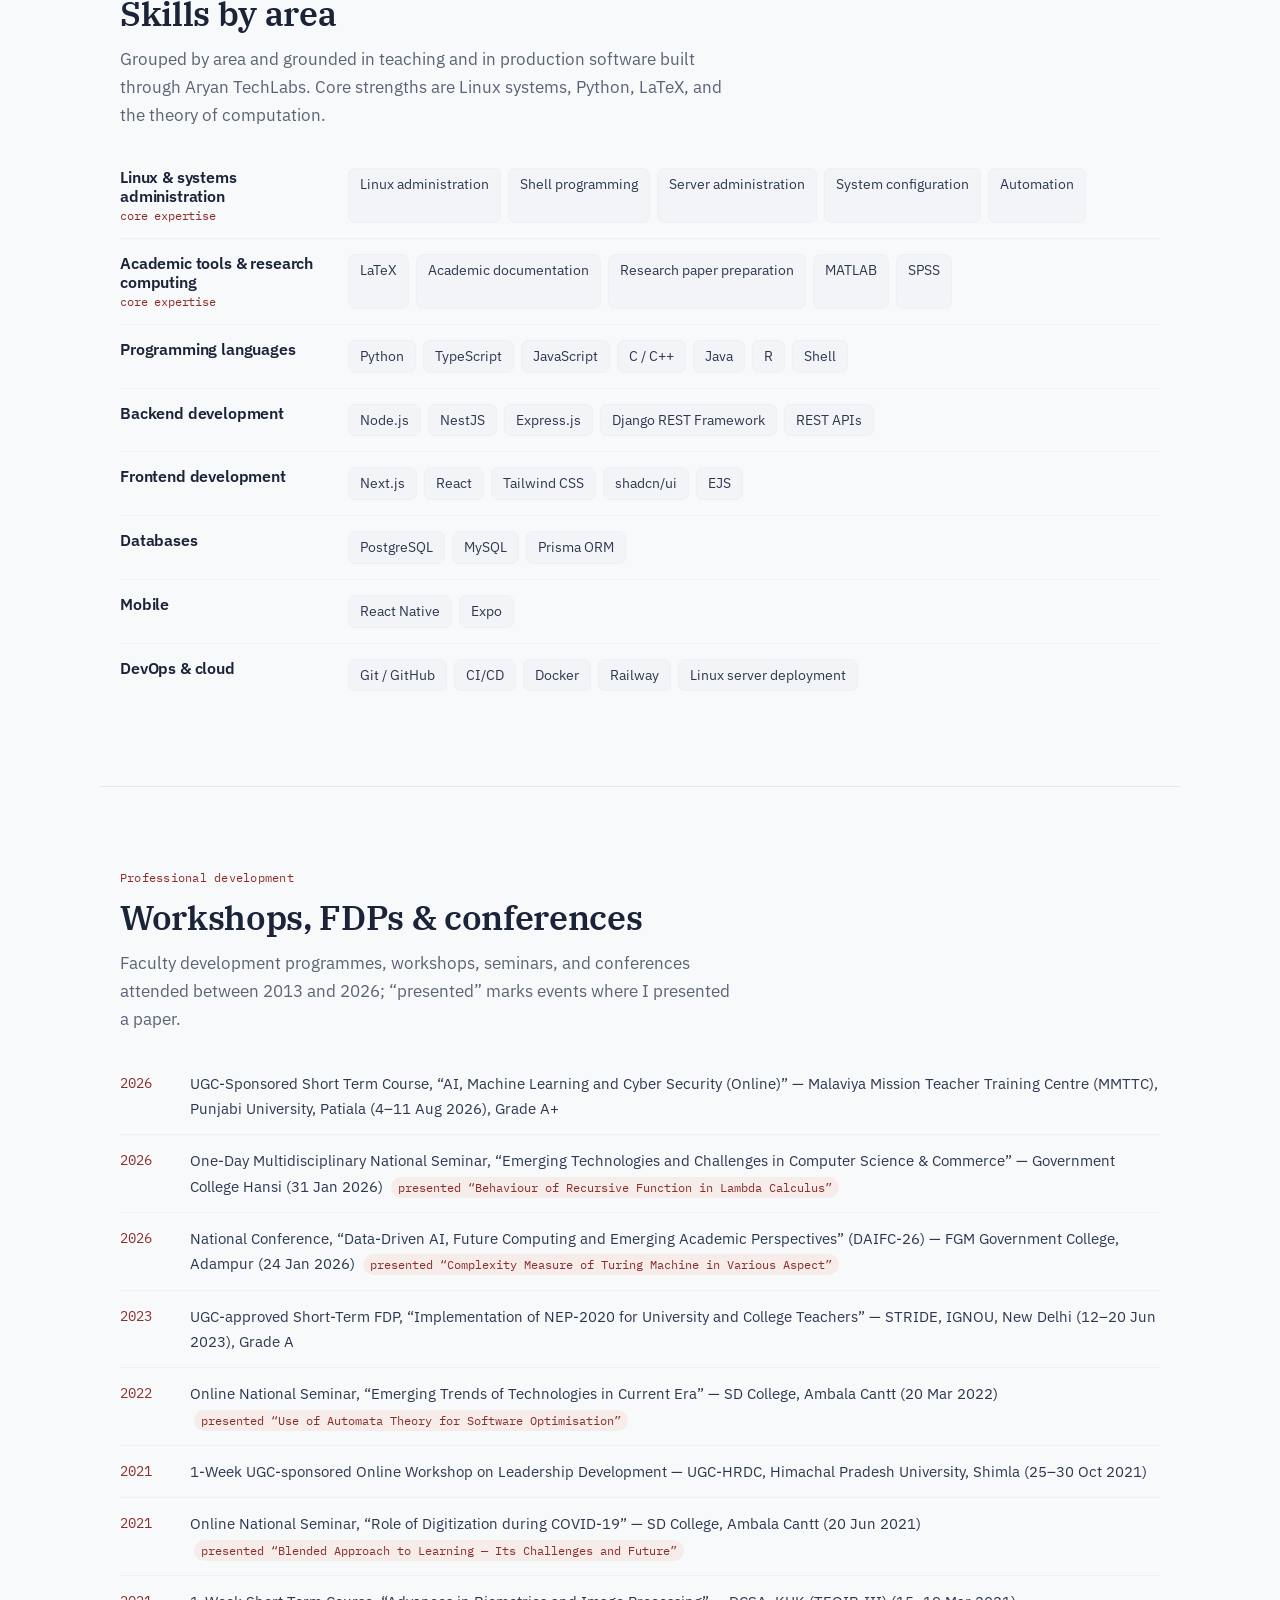
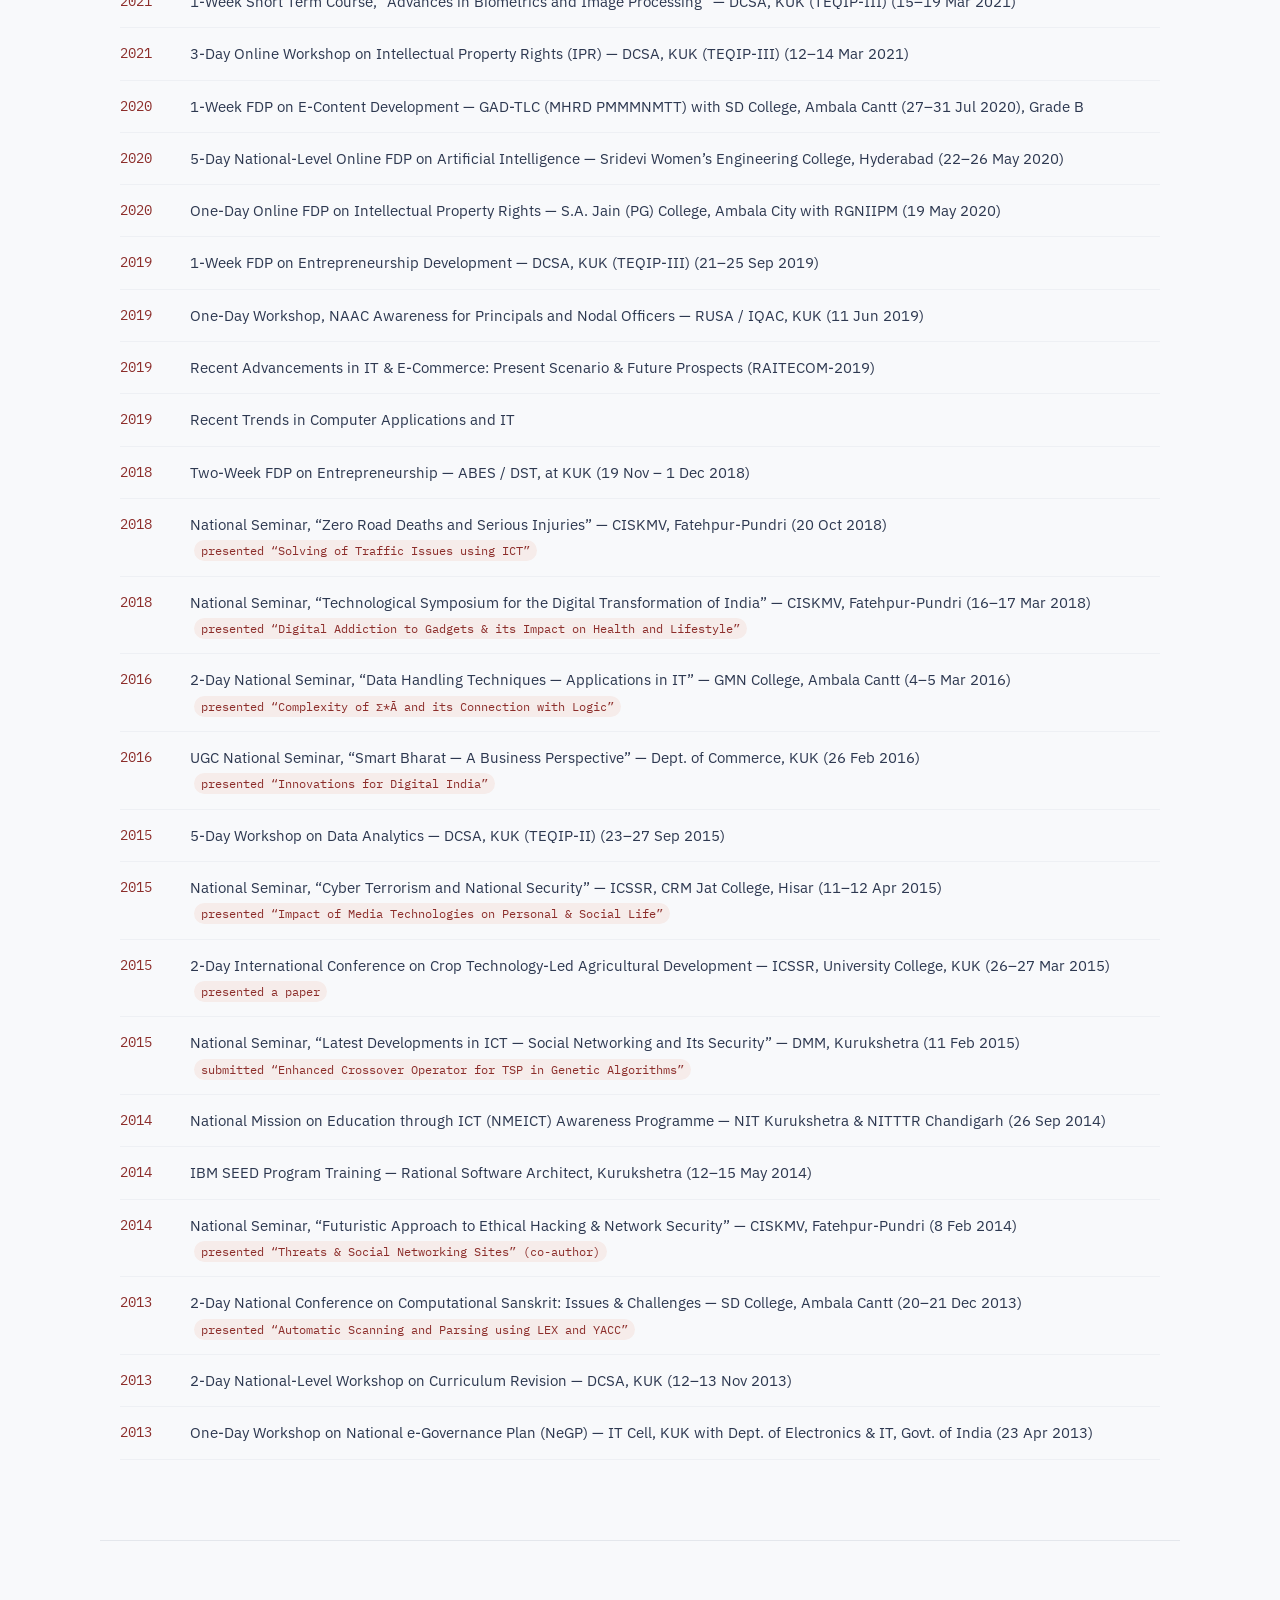
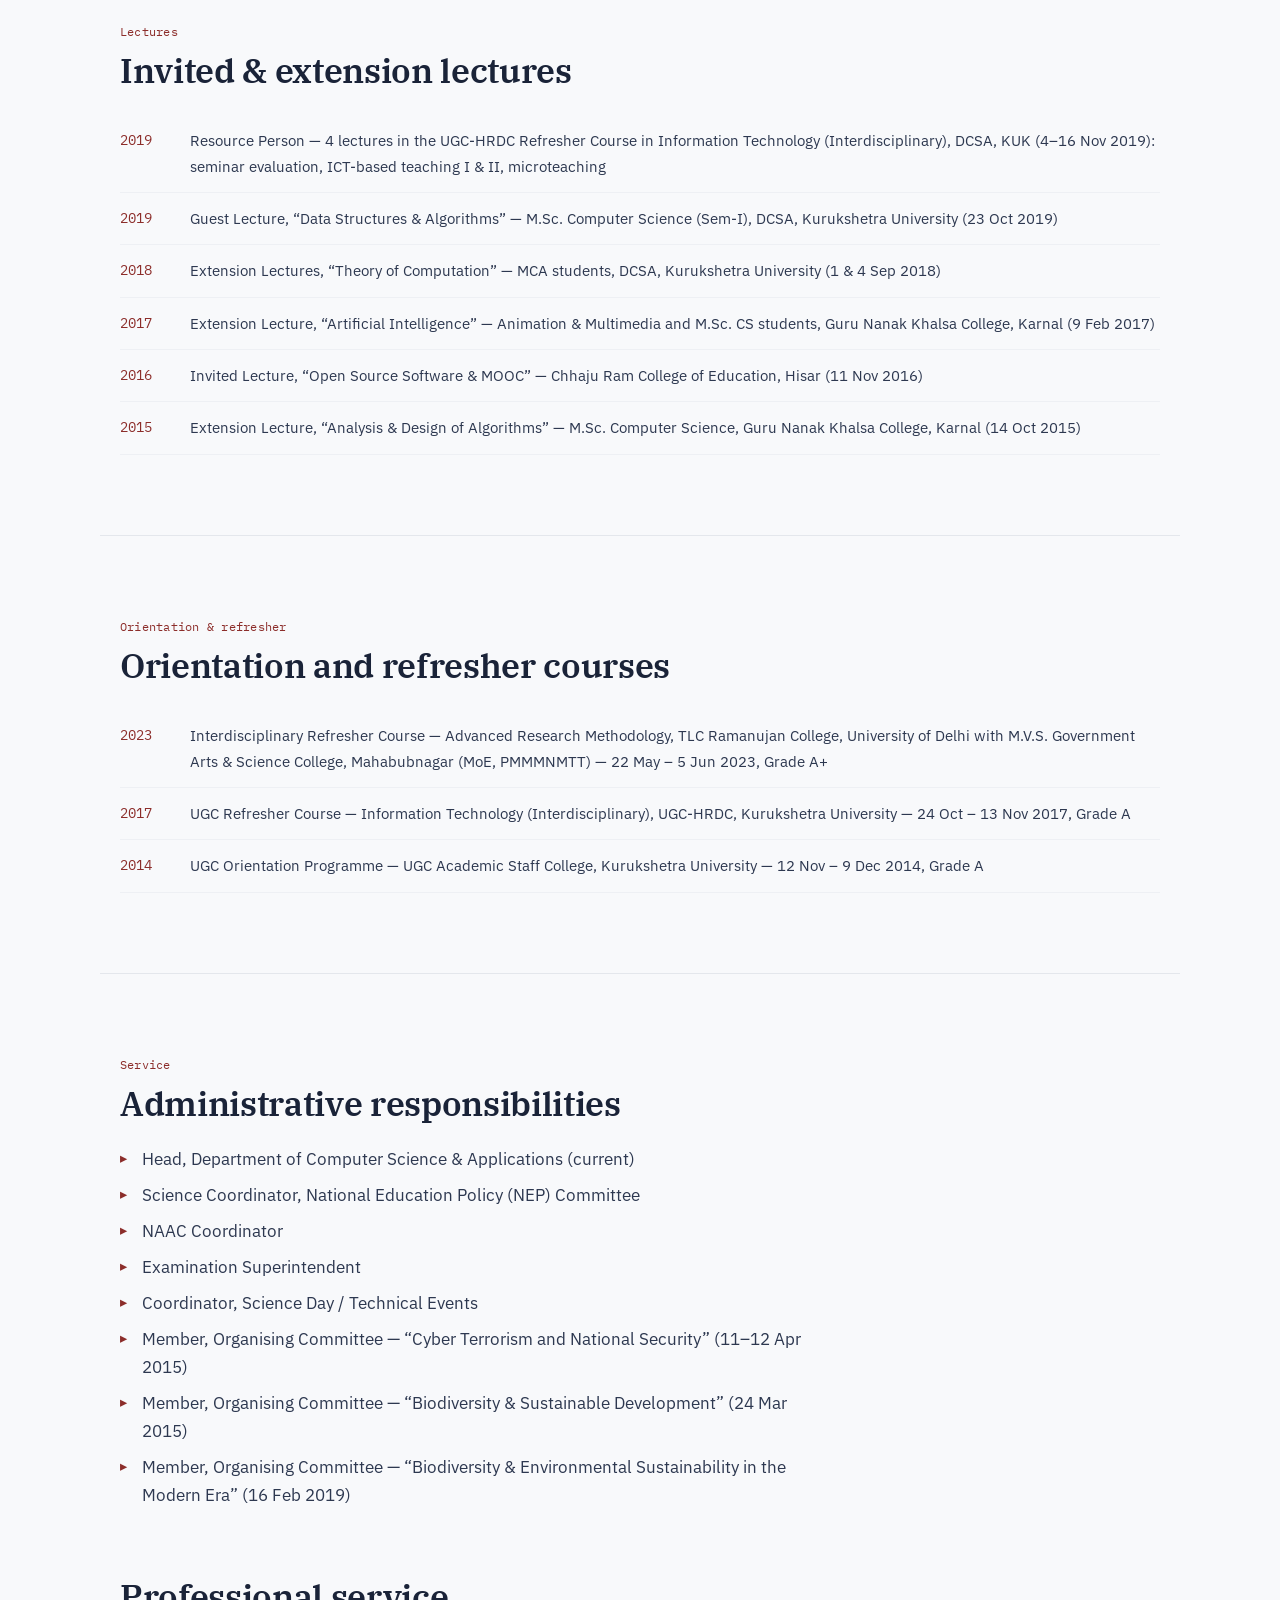
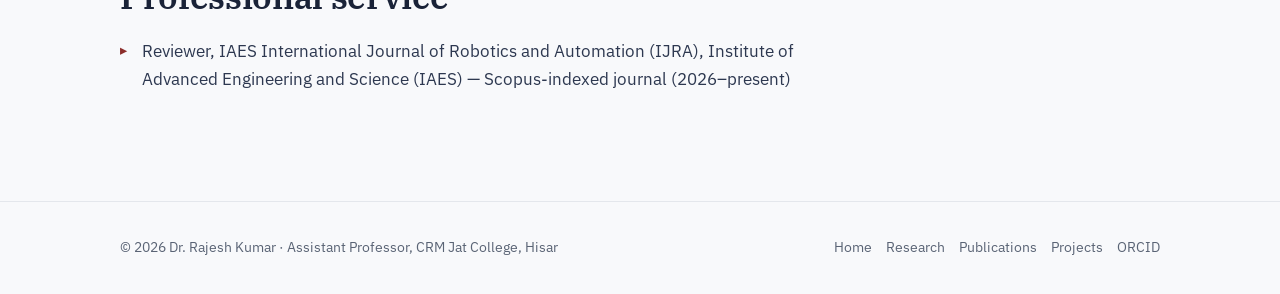
<file: profile.html>
<!DOCTYPE html>
<html lang="en">
<head>
<meta charset="UTF-8">
<meta name="viewport" content="width=device-width, initial-scale=1.0">
<title>Profile — Career, Teaching &amp; Service | Dr. Rajesh Kumar</title>
<meta name="description" content="Academic career, teaching, technical expertise, workshops and FDPs, invited lectures, refresher courses, and administrative roles of Dr. Rajesh Kumar.">
<link rel="canonical" href="https://rajtaya.github.io/Rkumar/profile.html">
<meta property="og:type" content="website">
<meta property="og:title" content="Profile — Dr. Rajesh Kumar">
<meta property="og:description" content="Academic career, teaching, technical expertise, workshops, lectures, and service.">
<meta property="og:url" content="https://rajtaya.github.io/Rkumar/profile.html">
<meta property="og:image" content="https://rajtaya.github.io/Rkumar/assets/rajesh-kumar-square.jpg">
<link rel="icon" href="assets/favicon.svg" type="image/svg+xml">
<link rel="preconnect" href="https://fonts.googleapis.com">
<link rel="preconnect" href="https://fonts.gstatic.com" crossorigin>
<link href="https://fonts.googleapis.com/css2?family=IBM+Plex+Mono:wght@400;500&family=IBM+Plex+Sans:wght@400;500;600&family=IBM+Plex+Serif:wght@400;500;600&display=swap" rel="stylesheet">
<link rel="stylesheet" href="assets/styles.css">
</head>
<body>
<a class="skip-link" href="#main">Skip to content</a>

<header class="nav">
  <div class="nav-inner">
    <a class="brand" href="index.html">Rajesh&nbsp;Kumar</a>
    <button id="nav-toggle" class="icon-btn nav-toggle" aria-label="Open menu" aria-expanded="false" aria-controls="nav-links">≡</button>
    <nav id="nav-links" class="nav-links" aria-label="Primary">
      <a href="index.html">Home</a>
      <a href="research.html">Research</a>
      <a href="publications.html">Publications</a>
      <a href="projects.html">Projects</a>
      <a href="profile.html" aria-current="page">Profile</a>
      <a href="index.html#contact">Contact</a>
      <button id="theme-toggle" class="icon-btn" aria-label="Toggle theme" title="Toggle light/dark">☾</button>
    </nav>
  </div>
</header>

<main id="main">
  <section class="wrap page-head">
    <p class="eyebrow">Profile</p>
    <h1>Career, teaching &amp; service</h1>
    <p class="section-lead" style="margin-top:.6em">Academic appointments, courses taught, technical expertise, and a record of professional development, lectures, and institutional service.</p>
    <p style="margin-top:1em"><a class="btn" href="assets/Dr-Rajesh-Kumar-CV.pdf" download>Download CV (PDF)</a></p>
  </section>

  <!-- Career -->
  <section id="career" class="wrap section" style="padding-top:clamp(28px,4vw,44px)">
    <p class="eyebrow">Academic career</p>
    <h2 class="section-title">Appointments</h2>
    <div class="timeline">
      <div class="tl-item current">
        <div class="tl-when">July 2014 – present</div>
        <div class="tl-role">Assistant Professor &amp; Head of Department</div>
        <div class="tl-where">Department of Computer Science &amp; Applications, CRM Jat College, Hisar</div>
        <div class="tl-note">Teaching undergraduate computer science; Head of Department; currently also serving in NAAC, examination, and NEP coordination roles (see Service below).</div>
      </div>
      <div class="tl-item">
        <div class="tl-when">2010 – 2014</div>
        <div class="tl-role">Assistant Professor</div>
        <div class="tl-where">Department of Computer Science &amp; Applications (DCSA), Kurukshetra University</div>
        <div class="tl-note">Postgraduate teaching (MCA / M.Sc. Computer Science).</div>
      </div>
      <div class="tl-item">
        <div class="tl-when">2009 – 2010</div>
        <div class="tl-role">Assistant Professor</div>
        <div class="tl-where">University College, Kurukshetra (UCK), Kurukshetra University</div>
        <div class="tl-note">Undergraduate teaching; start of teaching career.</div>
      </div>
    </div>
  </section>

  <!-- Teaching -->
  <section id="teaching" class="wrap section">
    <p class="eyebrow">Teaching</p>
    <h2 class="section-title">Courses taught</h2>
    <p class="section-lead">Across undergraduate and postgraduate programmes, with teaching interests in theory of computation, algorithms, systems, and applied programming.</p>
    <ul class="ticklist cols-2" style="margin-top:1.4em">
      <li>Theory of Computation</li>
      <li>Design &amp; Analysis of Algorithms</li>
      <li>Operating Systems</li>
      <li>Database Management Systems</li>
      <li>Linux &amp; Shell Programming</li>
      <li>Python Programming</li>
      <li>Artificial Intelligence</li>
      <li>Data Analytics using R</li>
      <li>Data Structures</li>
      <li>Web Engineering</li>
    </ul>
  </section>

  <!-- Technical expertise -->
  <section id="expertise" class="wrap section">
    <p class="eyebrow">Technical expertise</p>
    <h2 class="section-title">Skills by area</h2>
    <p class="section-lead">Grouped by area and grounded in teaching and in production software built through Aryan TechLabs. Core strengths are Linux systems, Python, LaTeX, and the theory of computation.</p>
    <div class="skillset">
      <div class="skillrow">
        <h3>Linux &amp; systems administration <span class="skill-note">core expertise</span></h3>
        <div class="tags"><span>Linux administration</span><span>Shell programming</span><span>Server administration</span><span>System configuration</span><span>Automation</span></div>
      </div>
      <div class="skillrow">
        <h3>Academic tools &amp; research computing <span class="skill-note">core expertise</span></h3>
        <div class="tags"><span>LaTeX</span><span>Academic documentation</span><span>Research paper preparation</span><span>MATLAB</span><span>SPSS</span></div>
      </div>
      <div class="skillrow">
        <h3>Programming languages</h3>
        <div class="tags"><span>Python</span><span>TypeScript</span><span>JavaScript</span><span>C / C++</span><span>Java</span><span>R</span><span>Shell</span></div>
      </div>
      <div class="skillrow">
        <h3>Backend development</h3>
        <div class="tags"><span>Node.js</span><span>NestJS</span><span>Express.js</span><span>Django REST Framework</span><span>REST APIs</span></div>
      </div>
      <div class="skillrow">
        <h3>Frontend development</h3>
        <div class="tags"><span>Next.js</span><span>React</span><span>Tailwind CSS</span><span>shadcn/ui</span><span>EJS</span></div>
      </div>
      <div class="skillrow">
        <h3>Databases</h3>
        <div class="tags"><span>PostgreSQL</span><span>MySQL</span><span>Prisma ORM</span></div>
      </div>
      <div class="skillrow">
        <h3>Mobile</h3>
        <div class="tags"><span>React Native</span><span>Expo</span></div>
      </div>
      <div class="skillrow">
        <h3>DevOps &amp; cloud</h3>
        <div class="tags"><span>Git / GitHub</span><span>CI/CD</span><span>Docker</span><span>Railway</span><span>Linux server deployment</span></div>
      </div>
    </div>
  </section>

  <!-- Workshops / FDPs / conferences -->
  <section id="activities" class="wrap section">
    <p class="eyebrow">Professional development</p>
    <h2 class="section-title">Workshops, FDPs &amp; conferences</h2>
    <p class="section-lead">Faculty development programmes, workshops, seminars, and conferences attended between 2013 and 2026; “presented” marks events where I presented a paper.</p>
    <div class="events">
      <div class="event"><div class="ev-year">2026</div><div class="ev-body">UGC-Sponsored Short Term Course, “AI, Machine Learning and Cyber Security (Online)” — Malaviya Mission Teacher Training Centre (MMTTC), Punjabi University, Patiala (4–11 Aug 2026), Grade A+</div></div>
      <div class="event"><div class="ev-year">2026</div><div class="ev-body">One-Day Multidisciplinary National Seminar, “Emerging Technologies and Challenges in Computer Science &amp; Commerce” — Government College Hansi (31 Jan 2026) <span class="ev-present">presented “Behaviour of Recursive Function in Lambda Calculus”</span></div></div>
      <div class="event"><div class="ev-year">2026</div><div class="ev-body">National Conference, “Data-Driven AI, Future Computing and Emerging Academic Perspectives” (DAIFC-26) — FGM Government College, Adampur (24 Jan 2026) <span class="ev-present">presented “Complexity Measure of Turing Machine in Various Aspect”</span></div></div>
      <div class="event"><div class="ev-year">2023</div><div class="ev-body">UGC-approved Short-Term FDP, “Implementation of NEP-2020 for University and College Teachers” — STRIDE, IGNOU, New Delhi (12–20 Jun 2023), Grade A</div></div>
      <div class="event"><div class="ev-year">2022</div><div class="ev-body">Online National Seminar, “Emerging Trends of Technologies in Current Era” — SD College, Ambala Cantt (20 Mar 2022) <span class="ev-present">presented “Use of Automata Theory for Software Optimisation”</span></div></div>
      <div class="event"><div class="ev-year">2021</div><div class="ev-body">1-Week UGC-sponsored Online Workshop on Leadership Development — UGC-HRDC, Himachal Pradesh University, Shimla (25–30 Oct 2021)</div></div>
      <div class="event"><div class="ev-year">2021</div><div class="ev-body">Online National Seminar, “Role of Digitization during COVID-19” — SD College, Ambala Cantt (20 Jun 2021) <span class="ev-present">presented “Blended Approach to Learning — Its Challenges and Future”</span></div></div>
      <div class="event"><div class="ev-year">2021</div><div class="ev-body">1-Week Short Term Course, “Advances in Biometrics and Image Processing” — DCSA, KUK (TEQIP-III) (15–19 Mar 2021)</div></div>
      <div class="event"><div class="ev-year">2021</div><div class="ev-body">3-Day Online Workshop on Intellectual Property Rights (IPR) — DCSA, KUK (TEQIP-III) (12–14 Mar 2021)</div></div>
      <div class="event"><div class="ev-year">2020</div><div class="ev-body">1-Week FDP on E-Content Development — GAD-TLC (MHRD PMMMNMTT) with SD College, Ambala Cantt (27–31 Jul 2020), Grade B</div></div>
      <div class="event"><div class="ev-year">2020</div><div class="ev-body">5-Day National-Level Online FDP on Artificial Intelligence — Sridevi Women’s Engineering College, Hyderabad (22–26 May 2020)</div></div>
      <div class="event"><div class="ev-year">2020</div><div class="ev-body">One-Day Online FDP on Intellectual Property Rights — S.A. Jain (PG) College, Ambala City with RGNIIPM (19 May 2020)</div></div>
      <div class="event"><div class="ev-year">2019</div><div class="ev-body">1-Week FDP on Entrepreneurship Development — DCSA, KUK (TEQIP-III) (21–25 Sep 2019)</div></div>
      <div class="event"><div class="ev-year">2019</div><div class="ev-body">One-Day Workshop, NAAC Awareness for Principals and Nodal Officers — RUSA / IQAC, KUK (11 Jun 2019)</div></div>
      <div class="event"><div class="ev-year">2019</div><div class="ev-body">Recent Advancements in IT &amp; E-Commerce: Present Scenario &amp; Future Prospects (RAITECOM-2019)</div></div>
      <div class="event"><div class="ev-year">2019</div><div class="ev-body">Recent Trends in Computer Applications and IT</div></div>
      <div class="event"><div class="ev-year">2018</div><div class="ev-body">Two-Week FDP on Entrepreneurship — ABES / DST, at KUK (19 Nov – 1 Dec 2018)</div></div>
      <div class="event"><div class="ev-year">2018</div><div class="ev-body">National Seminar, “Zero Road Deaths and Serious Injuries” — CISKMV, Fatehpur-Pundri (20 Oct 2018) <span class="ev-present">presented “Solving of Traffic Issues using ICT”</span></div></div>
      <div class="event"><div class="ev-year">2018</div><div class="ev-body">National Seminar, “Technological Symposium for the Digital Transformation of India” — CISKMV, Fatehpur-Pundri (16–17 Mar 2018) <span class="ev-present">presented “Digital Addiction to Gadgets &amp; its Impact on Health and Lifestyle”</span></div></div>
      <div class="event"><div class="ev-year">2016</div><div class="ev-body">2-Day National Seminar, “Data Handling Techniques — Applications in IT” — GMN College, Ambala Cantt (4–5 Mar 2016) <span class="ev-present">presented “Complexity of Σ*Ā and its Connection with Logic”</span></div></div>
      <div class="event"><div class="ev-year">2016</div><div class="ev-body">UGC National Seminar, “Smart Bharat — A Business Perspective” — Dept. of Commerce, KUK (26 Feb 2016) <span class="ev-present">presented “Innovations for Digital India”</span></div></div>
      <div class="event"><div class="ev-year">2015</div><div class="ev-body">5-Day Workshop on Data Analytics — DCSA, KUK (TEQIP-II) (23–27 Sep 2015)</div></div>
      <div class="event"><div class="ev-year">2015</div><div class="ev-body">National Seminar, “Cyber Terrorism and National Security” — ICSSR, CRM Jat College, Hisar (11–12 Apr 2015) <span class="ev-present">presented “Impact of Media Technologies on Personal &amp; Social Life”</span></div></div>
      <div class="event"><div class="ev-year">2015</div><div class="ev-body">2-Day International Conference on Crop Technology-Led Agricultural Development — ICSSR, University College, KUK (26–27 Mar 2015) <span class="ev-present">presented a paper</span></div></div>
      <div class="event"><div class="ev-year">2015</div><div class="ev-body">National Seminar, “Latest Developments in ICT — Social Networking and Its Security” — DMM, Kurukshetra (11 Feb 2015) <span class="ev-present">submitted “Enhanced Crossover Operator for TSP in Genetic Algorithms”</span></div></div>
      <div class="event"><div class="ev-year">2014</div><div class="ev-body">National Mission on Education through ICT (NMEICT) Awareness Programme — NIT Kurukshetra &amp; NITTTR Chandigarh (26 Sep 2014)</div></div>
      <div class="event"><div class="ev-year">2014</div><div class="ev-body">IBM SEED Program Training — Rational Software Architect, Kurukshetra (12–15 May 2014)</div></div>
      <div class="event"><div class="ev-year">2014</div><div class="ev-body">National Seminar, “Futuristic Approach to Ethical Hacking &amp; Network Security” — CISKMV, Fatehpur-Pundri (8 Feb 2014) <span class="ev-present">presented “Threats &amp; Social Networking Sites” (co-author)</span></div></div>
      <div class="event"><div class="ev-year">2013</div><div class="ev-body">2-Day National Conference on Computational Sanskrit: Issues &amp; Challenges — SD College, Ambala Cantt (20–21 Dec 2013) <span class="ev-present">presented “Automatic Scanning and Parsing using LEX and YACC”</span></div></div>
      <div class="event"><div class="ev-year">2013</div><div class="ev-body">2-Day National-Level Workshop on Curriculum Revision — DCSA, KUK (12–13 Nov 2013)</div></div>
      <div class="event"><div class="ev-year">2013</div><div class="ev-body">One-Day Workshop on National e-Governance Plan (NeGP) — IT Cell, KUK with Dept. of Electronics &amp; IT, Govt. of India (23 Apr 2013)</div></div>
    </div>
  </section>

  <!-- Invited lectures -->
  <section id="lectures" class="wrap section">
    <p class="eyebrow">Lectures</p>
    <h2 class="section-title">Invited &amp; extension lectures</h2>
    <div class="events">
      <div class="event"><div class="ev-year">2019</div><div class="ev-body">Resource Person — 4 lectures in the UGC-HRDC Refresher Course in Information Technology (Interdisciplinary), DCSA, KUK (4–16 Nov 2019): seminar evaluation, ICT-based teaching I &amp; II, microteaching</div></div>
      <div class="event"><div class="ev-year">2019</div><div class="ev-body">Guest Lecture, “Data Structures &amp; Algorithms” — M.Sc. Computer Science (Sem-I), DCSA, Kurukshetra University (23 Oct 2019)</div></div>
      <div class="event"><div class="ev-year">2018</div><div class="ev-body">Extension Lectures, “Theory of Computation” — MCA students, DCSA, Kurukshetra University (1 &amp; 4 Sep 2018)</div></div>
      <div class="event"><div class="ev-year">2017</div><div class="ev-body">Extension Lecture, “Artificial Intelligence” — Animation &amp; Multimedia and M.Sc. CS students, Guru Nanak Khalsa College, Karnal (9 Feb 2017)</div></div>
      <div class="event"><div class="ev-year">2016</div><div class="ev-body">Invited Lecture, “Open Source Software &amp; MOOC” — Chhaju Ram College of Education, Hisar (11 Nov 2016)</div></div>
      <div class="event"><div class="ev-year">2015</div><div class="ev-body">Extension Lecture, “Analysis &amp; Design of Algorithms” — M.Sc. Computer Science, Guru Nanak Khalsa College, Karnal (14 Oct 2015)</div></div>
    </div>
  </section>

  <!-- Refresher courses -->
  <section id="refresher" class="wrap section">
    <p class="eyebrow">Orientation &amp; refresher</p>
    <h2 class="section-title">Orientation and refresher courses</h2>
    <div class="events">
      <div class="event"><div class="ev-year">2023</div><div class="ev-body">Interdisciplinary Refresher Course — Advanced Research Methodology, TLC Ramanujan College, University of Delhi with M.V.S. Government Arts &amp; Science College, Mahabubnagar (MoE, PMMMNMTT) — 22 May – 5 Jun 2023, Grade A+</div></div>
      <div class="event"><div class="ev-year">2017</div><div class="ev-body">UGC Refresher Course — Information Technology (Interdisciplinary), UGC-HRDC, Kurukshetra University — 24 Oct – 13 Nov 2017, Grade A</div></div>
      <div class="event"><div class="ev-year">2014</div><div class="ev-body">UGC Orientation Programme — UGC Academic Staff College, Kurukshetra University — 12 Nov – 9 Dec 2014, Grade A</div></div>
    </div>
  </section>

  <!-- Administrative -->
  <section id="service" class="wrap section">
    <p class="eyebrow">Service</p>
    <h2 class="section-title">Administrative responsibilities</h2>
    <ul class="ticklist" style="margin-top:1.2em;max-width:70ch">
      <li>Head, Department of Computer Science &amp; Applications (current)</li>
      <li>Science Coordinator, National Education Policy (NEP) Committee</li>
      <li>NAAC Coordinator</li>
      <li>Examination Superintendent</li>
      <li>Coordinator, Science Day / Technical Events</li>
      <li>Member, Organising Committee — “Cyber Terrorism and National Security” (11–12 Apr 2015)</li>
      <li>Member, Organising Committee — “Biodiversity &amp; Sustainable Development” (24 Mar 2015)</li>
      <li>Member, Organising Committee — “Biodiversity &amp; Environmental Sustainability in the Modern Era” (16 Feb 2019)</li>
    </ul>

    <h2 class="section-title" style="margin-top:2em">Professional service</h2>
    <ul class="ticklist" style="margin-top:1.2em;max-width:70ch">
      <li>Reviewer, IAES International Journal of Robotics and Automation (IJRA), Institute of Advanced Engineering and Science (IAES) — Scopus-indexed journal (2026–present)</li>
    </ul>
  </section>

</main>

<footer class="footer">
  <div class="wrap footer-inner">
    <p>© 2026 Dr. Rajesh Kumar · Assistant Professor, CRM Jat College, Hisar</p>
    <nav class="foot-links" aria-label="Footer">
      <a href="index.html">Home</a>
      <a href="research.html">Research</a>
      <a href="publications.html">Publications</a>
      <a href="projects.html">Projects</a>
      <a href="https://orcid.org/0000-0002-7897-5495" rel="noopener">ORCID</a>
    </nav>
  </div>
</footer>

<script src="assets/site.js" defer></script>
</body>
</html>
</file>
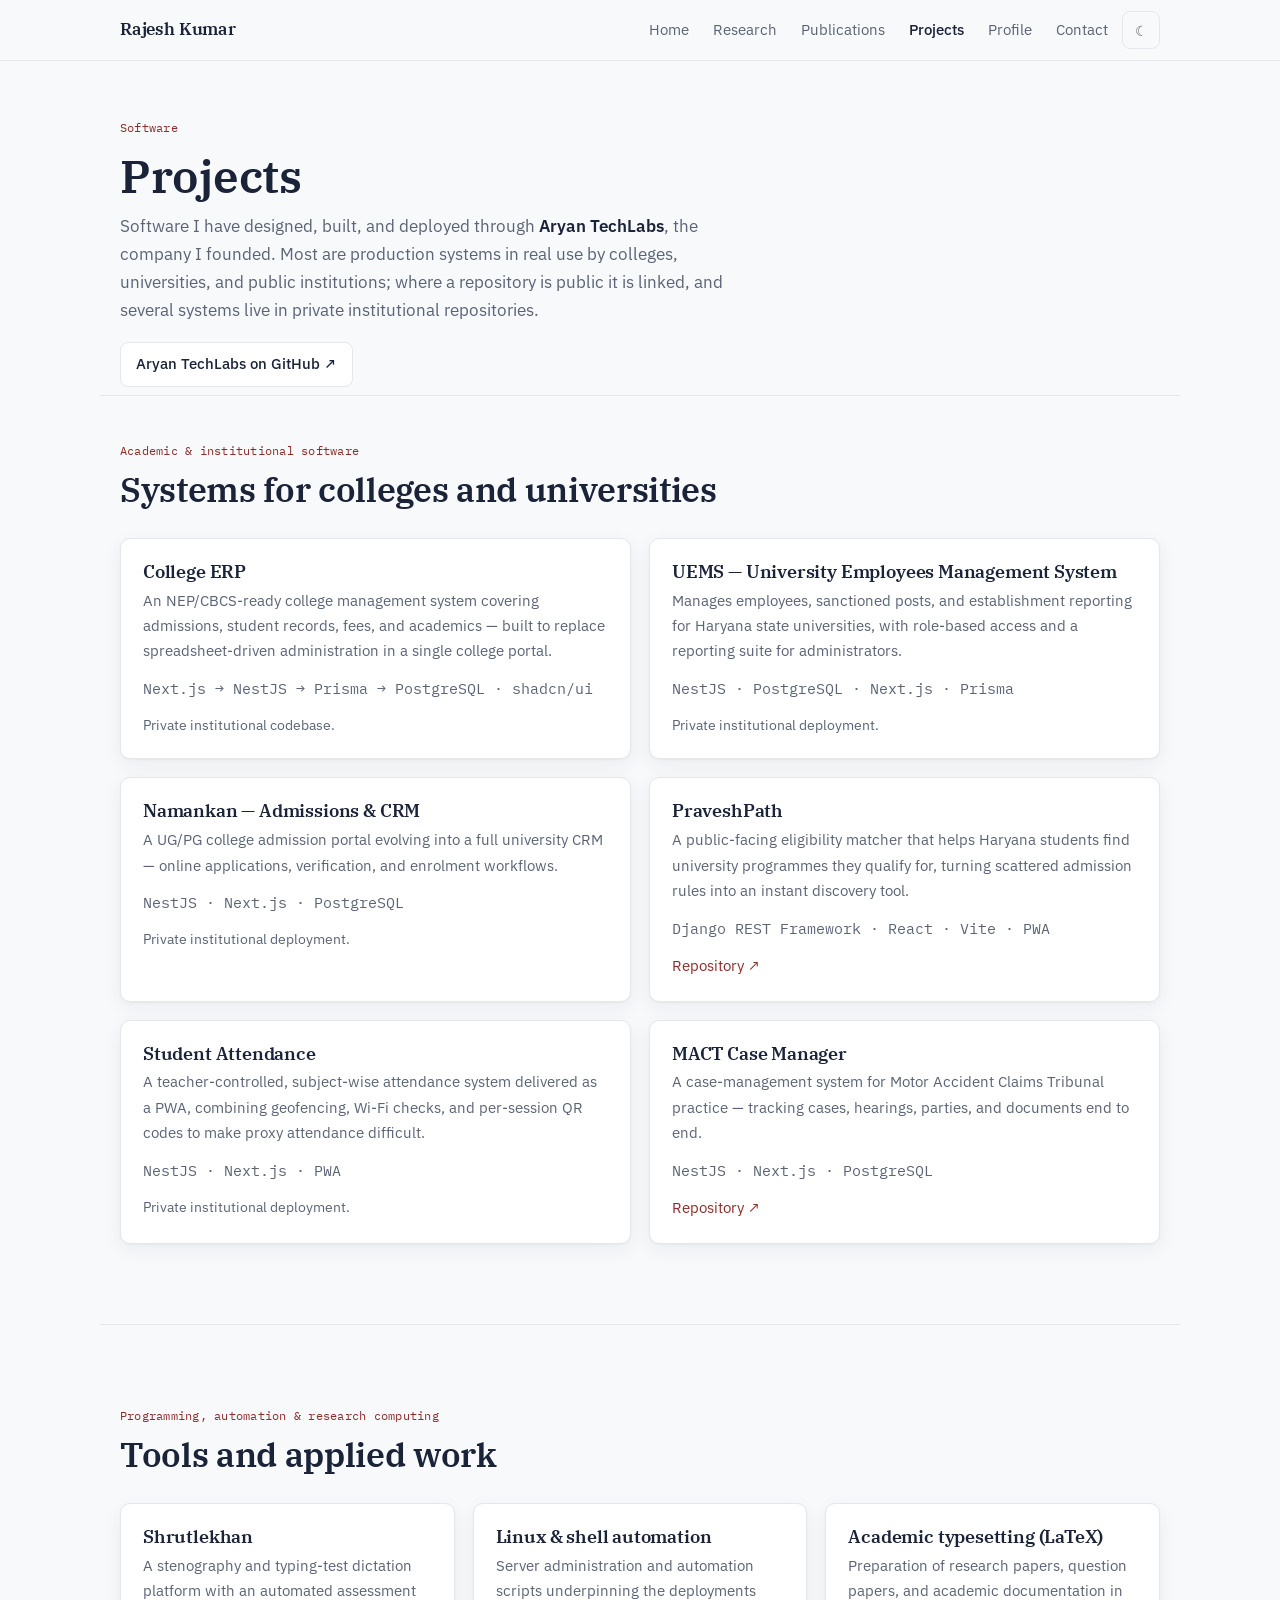
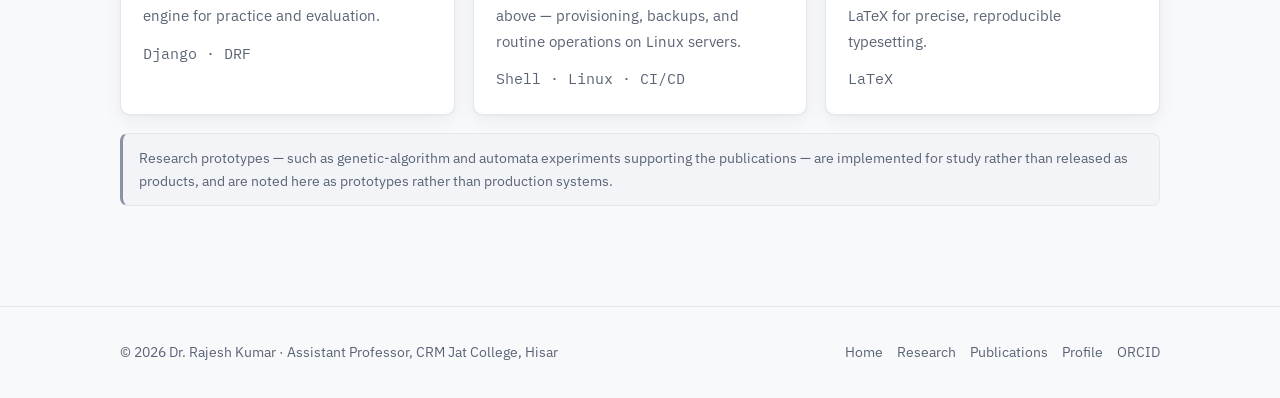
<file: projects.html>
<!DOCTYPE html>
<html lang="en">
<head>
<meta charset="UTF-8">
<meta name="viewport" content="width=device-width, initial-scale=1.0">
<title>Projects — Dr. Rajesh Kumar</title>
<meta name="description" content="Software projects by Dr. Rajesh Kumar, built and deployed through Aryan TechLabs: college ERP, admissions and employee-management systems, and other institutional software.">
<link rel="canonical" href="https://rajtaya.github.io/Rkumar/projects.html">
<meta property="og:type" content="website">
<meta property="og:title" content="Projects — Dr. Rajesh Kumar">
<meta property="og:description" content="Institutional and academic software built through Aryan TechLabs: ERP, admissions, employee management, and more.">
<meta property="og:url" content="https://rajtaya.github.io/Rkumar/projects.html">
<meta property="og:image" content="https://rajtaya.github.io/Rkumar/assets/rajesh-kumar-square.jpg">
<link rel="icon" href="assets/favicon.svg" type="image/svg+xml">
<link rel="preconnect" href="https://fonts.googleapis.com">
<link rel="preconnect" href="https://fonts.gstatic.com" crossorigin>
<link href="https://fonts.googleapis.com/css2?family=IBM+Plex+Mono:wght@400;500&family=IBM+Plex+Sans:wght@400;500;600&family=IBM+Plex+Serif:wght@400;500;600&display=swap" rel="stylesheet">
<link rel="stylesheet" href="assets/styles.css">
</head>
<body>
<a class="skip-link" href="#main">Skip to content</a>

<header class="nav">
  <div class="nav-inner">
    <a class="brand" href="index.html">Rajesh&nbsp;Kumar</a>
    <button id="nav-toggle" class="icon-btn nav-toggle" aria-label="Open menu" aria-expanded="false" aria-controls="nav-links">≡</button>
    <nav id="nav-links" class="nav-links" aria-label="Primary">
      <a href="index.html">Home</a>
      <a href="research.html">Research</a>
      <a href="publications.html">Publications</a>
      <a href="projects.html" aria-current="page">Projects</a>
      <a href="profile.html">Profile</a>
      <a href="index.html#contact">Contact</a>
      <button id="theme-toggle" class="icon-btn" aria-label="Toggle theme" title="Toggle light/dark">☾</button>
    </nav>
  </div>
</header>

<main id="main">
  <section class="wrap page-head">
    <p class="eyebrow">Software</p>
    <h1>Projects</h1>
    <p class="section-lead" style="margin-top:.6em">Software I have designed, built, and deployed through <strong>Aryan TechLabs</strong>, the company I founded. Most are production systems in real use by colleges, universities, and public institutions; where a repository is public it is linked, and several systems live in private institutional repositories.</p>
    <p style="margin-top:1em"><a class="btn" href="https://github.com/Rajtaya" rel="noopener">Aryan TechLabs on GitHub ↗</a></p>
  </section>

  <section class="wrap section" style="padding-top:clamp(28px,4vw,44px)">
    <p class="eyebrow">Academic &amp; institutional software</p>
    <h2 class="section-title">Systems for colleges and universities</h2>
    <div class="grid grid-2" style="margin-top:1.6em">

      <article class="card">
        <h3>College ERP</h3>
        <p>An NEP/CBCS-ready college management system covering admissions, student records, fees, and academics — built to replace spreadsheet-driven administration in a single college portal.</p>
        <p class="pub-meta" style="margin-top:.8em">Next.js → NestJS → Prisma → PostgreSQL · shadcn/ui</p>
        <p style="margin-top:.8em;color:var(--muted);font-size:.9rem">Private institutional codebase.</p>
      </article>

      <article class="card">
        <h3>UEMS — University Employees Management System</h3>
        <p>Manages employees, sanctioned posts, and establishment reporting for Haryana state universities, with role-based access and a reporting suite for administrators.</p>
        <p class="pub-meta" style="margin-top:.8em">NestJS · PostgreSQL · Next.js · Prisma</p>
        <p style="margin-top:.8em;color:var(--muted);font-size:.9rem">Private institutional deployment.</p>
      </article>

      <article class="card">
        <h3>Namankan — Admissions &amp; CRM</h3>
        <p>A UG/PG college admission portal evolving into a full university CRM — online applications, verification, and enrolment workflows.</p>
        <p class="pub-meta" style="margin-top:.8em">NestJS · Next.js · PostgreSQL</p>
        <p style="margin-top:.8em;color:var(--muted);font-size:.9rem">Private institutional deployment.</p>
      </article>

      <article class="card">
        <h3>PraveshPath</h3>
        <p>A public-facing eligibility matcher that helps Haryana students find university programmes they qualify for, turning scattered admission rules into an instant discovery tool.</p>
        <p class="pub-meta" style="margin-top:.8em">Django REST Framework · React · Vite · PWA</p>
        <p style="margin-top:.8em"><a href="https://github.com/Rajtaya/PraveshPath" rel="noopener">Repository ↗</a></p>
      </article>

      <article class="card">
        <h3>Student Attendance</h3>
        <p>A teacher-controlled, subject-wise attendance system delivered as a PWA, combining geofencing, Wi-Fi checks, and per-session QR codes to make proxy attendance difficult.</p>
        <p class="pub-meta" style="margin-top:.8em">NestJS · Next.js · PWA</p>
        <p style="margin-top:.8em;color:var(--muted);font-size:.9rem">Private institutional deployment.</p>
      </article>

      <article class="card">
        <h3>MACT Case Manager</h3>
        <p>A case-management system for Motor Accident Claims Tribunal practice — tracking cases, hearings, parties, and documents end to end.</p>
        <p class="pub-meta" style="margin-top:.8em">NestJS · Next.js · PostgreSQL</p>
        <p style="margin-top:.8em"><a href="https://github.com/Rajtaya/mact-cms" rel="noopener">Repository ↗</a></p>
      </article>

    </div>
  </section>

  <section class="wrap section">
    <p class="eyebrow">Programming, automation &amp; research computing</p>
    <h2 class="section-title">Tools and applied work</h2>
    <div class="grid grid-3" style="margin-top:1.6em">
      <article class="card">
        <h3>Shrutlekhan</h3>
        <p>A stenography and typing-test dictation platform with an automated assessment engine for practice and evaluation.</p>
        <p class="pub-meta" style="margin-top:.8em">Django · DRF</p>
      </article>
      <article class="card">
        <h3>Linux &amp; shell automation</h3>
        <p>Server administration and automation scripts underpinning the deployments above — provisioning, backups, and routine operations on Linux servers.</p>
        <p class="pub-meta" style="margin-top:.8em">Shell · Linux · CI/CD</p>
      </article>
      <article class="card">
        <h3>Academic typesetting (LaTeX)</h3>
        <p>Preparation of research papers, question papers, and academic documentation in LaTeX for precise, reproducible typesetting.</p>
        <p class="pub-meta" style="margin-top:.8em">LaTeX</p>
      </article>
    </div>
    <p class="note">Research prototypes — such as genetic-algorithm and automata experiments supporting the publications — are implemented for study rather than released as products, and are noted here as prototypes rather than production systems.</p>
  </section>

</main>

<footer class="footer">
  <div class="wrap footer-inner">
    <p>© 2026 Dr. Rajesh Kumar · Assistant Professor, CRM Jat College, Hisar</p>
    <nav class="foot-links" aria-label="Footer">
      <a href="index.html">Home</a>
      <a href="research.html">Research</a>
      <a href="publications.html">Publications</a>
      <a href="profile.html">Profile</a>
      <a href="https://orcid.org/0000-0002-7897-5495" rel="noopener">ORCID</a>
    </nav>
  </div>
</footer>

<script src="assets/site.js" defer></script>
</body>
</html>
</file>
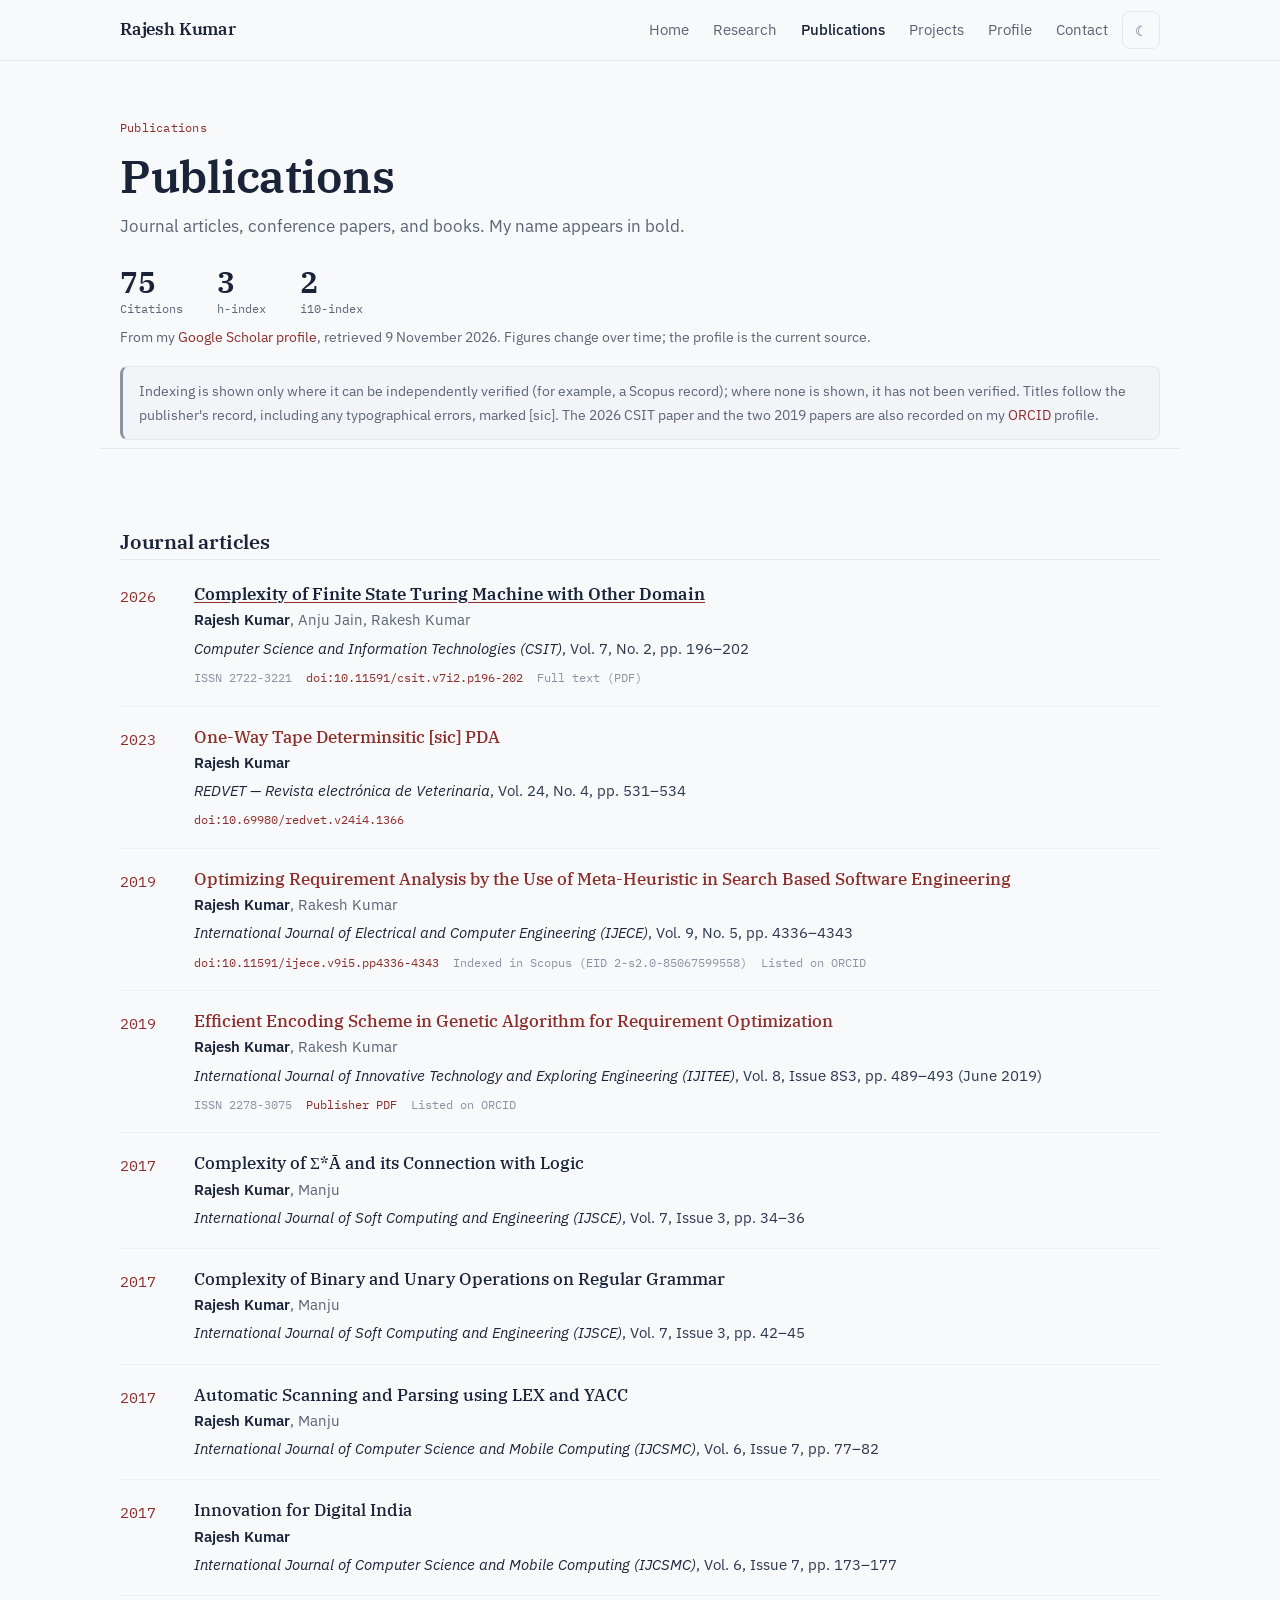
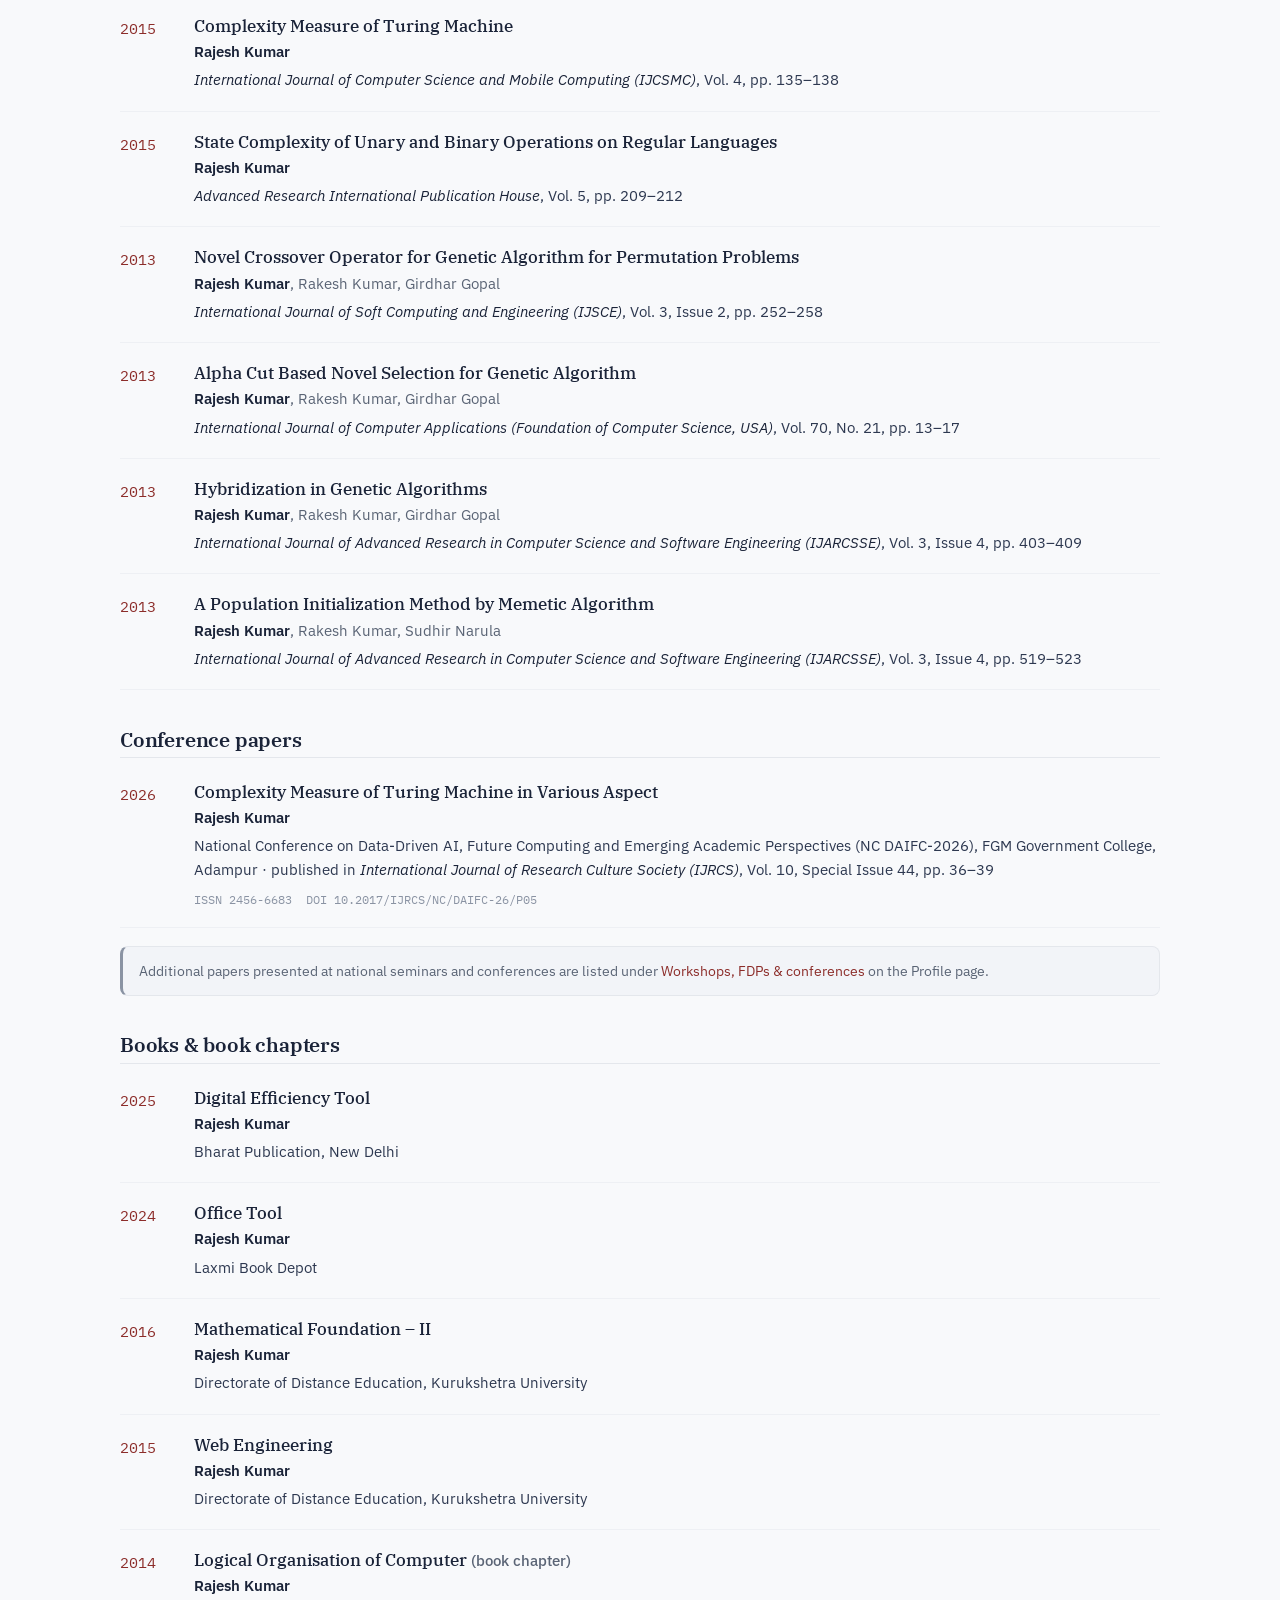
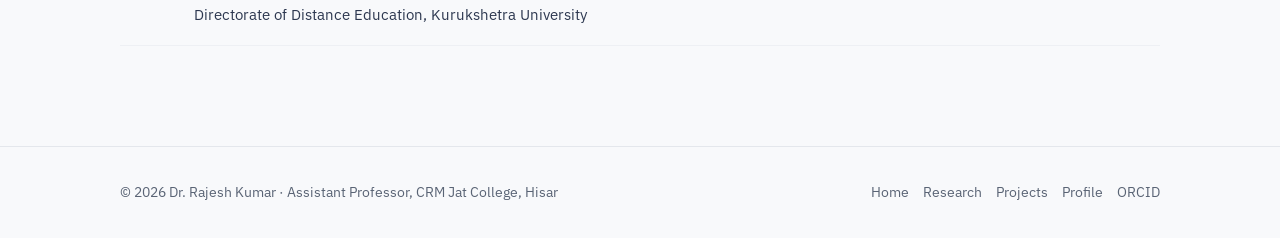
<file: publications.html>
<!DOCTYPE html>
<html lang="en">
<head>
<meta charset="UTF-8">
<meta name="viewport" content="width=device-width, initial-scale=1.0">
<title>Publications — Dr. Rajesh Kumar</title>
<meta name="description" content="Publications of Dr. Rajesh Kumar: journal articles and conference papers in automata theory, computational complexity, and search-based software engineering, plus books and book chapters.">
<link rel="canonical" href="https://rajtaya.github.io/Rkumar/publications.html">
<meta property="og:type" content="website">
<meta property="og:title" content="Publications — Dr. Rajesh Kumar">
<meta property="og:description" content="Journal articles, conference papers, and books in automata theory, complexity, and software engineering.">
<meta property="og:url" content="https://rajtaya.github.io/Rkumar/publications.html">
<meta property="og:image" content="https://rajtaya.github.io/Rkumar/assets/rajesh-kumar-square.jpg">
<link rel="icon" href="assets/favicon.svg" type="image/svg+xml">
<link rel="preconnect" href="https://fonts.googleapis.com">
<link rel="preconnect" href="https://fonts.gstatic.com" crossorigin>
<link href="https://fonts.googleapis.com/css2?family=IBM+Plex+Mono:wght@400;500&family=IBM+Plex+Sans:wght@400;500;600&family=IBM+Plex+Serif:wght@400;500;600&display=swap" rel="stylesheet">
<link rel="stylesheet" href="assets/styles.css">
</head>
<body>
<a class="skip-link" href="#main">Skip to content</a>

<header class="nav">
  <div class="nav-inner">
    <a class="brand" href="index.html">Rajesh&nbsp;Kumar</a>
    <button id="nav-toggle" class="icon-btn nav-toggle" aria-label="Open menu" aria-expanded="false" aria-controls="nav-links">≡</button>
    <nav id="nav-links" class="nav-links" aria-label="Primary">
      <a href="index.html">Home</a>
      <a href="research.html">Research</a>
      <a href="publications.html" aria-current="page">Publications</a>
      <a href="projects.html">Projects</a>
      <a href="profile.html">Profile</a>
      <a href="index.html#contact">Contact</a>
      <button id="theme-toggle" class="icon-btn" aria-label="Toggle theme" title="Toggle light/dark">☾</button>
    </nav>
  </div>
</header>

<main id="main">
  <section class="wrap page-head">
    <p class="eyebrow">Publications</p>
    <h1>Publications</h1>
    <p class="section-lead" style="margin-top:.6em">Journal articles, conference papers, and books. My name appears in bold.</p>
    <dl class="metrics" aria-label="Google Scholar citation metrics">
      <div><dt>Citations</dt><dd>75</dd></div>
      <div><dt>h-index</dt><dd>3</dd></div>
      <div><dt>i10-index</dt><dd>2</dd></div>
    </dl>
    <p class="metrics-src">From my <a href="https://scholar.google.com/citations?user=DC4miOsAAAAJ" rel="noopener">Google Scholar profile</a>, retrieved 9 November 2026. Figures change over time; the profile is the current source.</p>
    <p class="note">Indexing is shown only where it can be independently verified (for example, a Scopus record); where none is shown, it has not been verified. Titles follow the publisher's record, including any typographical errors, marked [sic]. The 2026 CSIT paper and the two 2019 papers are also recorded on my <a href="https://orcid.org/0000-0002-7897-5495" rel="noopener">ORCID</a> profile.</p>
  </section>

  <section class="wrap section" style="padding-top:clamp(28px,4vw,44px)">

    <div class="pub-group">
      <h3>Journal articles</h3>

      <div class="pub">
        <div class="pub-year">2026</div>
        <div>
          <div class="pub-title"><a class="pub-self" href="papers/complexity-of-finite-state-turing-machine-2026.pdf">Complexity of Finite State Turing Machine with Other Domain</a></div>
          <div class="pub-authors"><strong>Rajesh Kumar</strong>, Anju Jain, Rakesh Kumar</div>
          <div class="pub-venue"><em>Computer Science and Information Technologies (CSIT)</em>, Vol. 7, No. 2, pp. 196–202</div>
          <div class="pub-meta"><span>ISSN 2722-3221</span> <a href="https://doi.org/10.11591/csit.v7i2.p196-202" rel="noopener">doi:10.11591/csit.v7i2.p196-202</a> <span>Full text (PDF)</span></div>
        </div>
      </div>

      <div class="pub">
        <div class="pub-year">2023</div>
        <div>
          <div class="pub-title"><a href="https://veterinaria.org/index.php/REDVET/article/view/1366" rel="noopener">One-Way Tape Determinsitic [sic] PDA</a></div>
          <div class="pub-authors"><strong>Rajesh Kumar</strong></div>
          <div class="pub-venue"><em>REDVET — Revista electrónica de Veterinaria</em>, Vol. 24, No. 4, pp. 531–534</div>
          <div class="pub-meta"><a href="https://doi.org/10.69980/redvet.v24i4.1366" rel="noopener">doi:10.69980/redvet.v24i4.1366</a></div>
        </div>
      </div>

      <div class="pub">
        <div class="pub-year">2019</div>
        <div>
          <div class="pub-title"><a href="https://doi.org/10.11591/ijece.v9i5.pp4336-4343" rel="noopener">Optimizing Requirement Analysis by the Use of Meta-Heuristic in Search Based Software Engineering</a></div>
          <div class="pub-authors"><strong>Rajesh Kumar</strong>, Rakesh Kumar</div>
          <div class="pub-venue"><em>International Journal of Electrical and Computer Engineering (IJECE)</em>, Vol. 9, No. 5, pp. 4336–4343</div>
          <div class="pub-meta"><a href="https://doi.org/10.11591/ijece.v9i5.pp4336-4343" rel="noopener">doi:10.11591/ijece.v9i5.pp4336-4343</a> <span>Indexed in Scopus (EID 2-s2.0-85067599558)</span> <span>Listed on ORCID</span></div>
        </div>
      </div>

      <div class="pub">
        <div class="pub-year">2019</div>
        <div>
          <div class="pub-title"><a href="https://www.ijitee.org/wp-content/uploads/papers/v8i8s3/H11120688S319.pdf" rel="noopener">Efficient Encoding Scheme in Genetic Algorithm for Requirement Optimization</a></div>
          <div class="pub-authors"><strong>Rajesh Kumar</strong>, Rakesh Kumar</div>
          <div class="pub-venue"><em>International Journal of Innovative Technology and Exploring Engineering (IJITEE)</em>, Vol. 8, Issue 8S3, pp. 489–493 (June 2019)</div>
          <div class="pub-meta"><span>ISSN 2278-3075</span> <a href="https://www.ijitee.org/wp-content/uploads/papers/v8i8s3/H11120688S319.pdf" rel="noopener">Publisher PDF</a> <span>Listed on ORCID</span></div>
        </div>
      </div>

      <div class="pub">
        <div class="pub-year">2017</div>
        <div>
          <div class="pub-title">Complexity of Σ*Ā and its Connection with Logic</div>
          <div class="pub-authors"><strong>Rajesh Kumar</strong>, Manju</div>
          <div class="pub-venue"><em>International Journal of Soft Computing and Engineering (IJSCE)</em>, Vol. 7, Issue 3, pp. 34–36</div>
        </div>
      </div>

      <div class="pub">
        <div class="pub-year">2017</div>
        <div>
          <div class="pub-title">Complexity of Binary and Unary Operations on Regular Grammar</div>
          <div class="pub-authors"><strong>Rajesh Kumar</strong>, Manju</div>
          <div class="pub-venue"><em>International Journal of Soft Computing and Engineering (IJSCE)</em>, Vol. 7, Issue 3, pp. 42–45</div>
        </div>
      </div>

      <div class="pub">
        <div class="pub-year">2017</div>
        <div>
          <div class="pub-title">Automatic Scanning and Parsing using LEX and YACC</div>
          <div class="pub-authors"><strong>Rajesh Kumar</strong>, Manju</div>
          <div class="pub-venue"><em>International Journal of Computer Science and Mobile Computing (IJCSMC)</em>, Vol. 6, Issue 7, pp. 77–82</div>
        </div>
      </div>

      <div class="pub">
        <div class="pub-year">2017</div>
        <div>
          <div class="pub-title">Innovation for Digital India</div>
          <div class="pub-authors"><strong>Rajesh Kumar</strong></div>
          <div class="pub-venue"><em>International Journal of Computer Science and Mobile Computing (IJCSMC)</em>, Vol. 6, Issue 7, pp. 173–177</div>
        </div>
      </div>

      <div class="pub">
        <div class="pub-year">2015</div>
        <div>
          <div class="pub-title">Complexity Measure of Turing Machine</div>
          <div class="pub-authors"><strong>Rajesh Kumar</strong></div>
          <div class="pub-venue"><em>International Journal of Computer Science and Mobile Computing (IJCSMC)</em>, Vol. 4, pp. 135–138</div>
        </div>
      </div>

      <div class="pub">
        <div class="pub-year">2015</div>
        <div>
          <div class="pub-title">State Complexity of Unary and Binary Operations on Regular Languages</div>
          <div class="pub-authors"><strong>Rajesh Kumar</strong></div>
          <div class="pub-venue"><em>Advanced Research International Publication House</em>, Vol. 5, pp. 209–212</div>
        </div>
      </div>

      <div class="pub">
        <div class="pub-year">2013</div>
        <div>
          <div class="pub-title">Novel Crossover Operator for Genetic Algorithm for Permutation Problems</div>
          <div class="pub-authors"><strong>Rajesh Kumar</strong>, Rakesh Kumar, Girdhar Gopal</div>
          <div class="pub-venue"><em>International Journal of Soft Computing and Engineering (IJSCE)</em>, Vol. 3, Issue 2, pp. 252–258</div>
        </div>
      </div>

      <div class="pub">
        <div class="pub-year">2013</div>
        <div>
          <div class="pub-title">Alpha Cut Based Novel Selection for Genetic Algorithm</div>
          <div class="pub-authors"><strong>Rajesh Kumar</strong>, Rakesh Kumar, Girdhar Gopal</div>
          <div class="pub-venue"><em>International Journal of Computer Applications (Foundation of Computer Science, USA)</em>, Vol. 70, No. 21, pp. 13–17</div>
        </div>
      </div>

      <div class="pub">
        <div class="pub-year">2013</div>
        <div>
          <div class="pub-title">Hybridization in Genetic Algorithms</div>
          <div class="pub-authors"><strong>Rajesh Kumar</strong>, Rakesh Kumar, Girdhar Gopal</div>
          <div class="pub-venue"><em>International Journal of Advanced Research in Computer Science and Software Engineering (IJARCSSE)</em>, Vol. 3, Issue 4, pp. 403–409</div>
        </div>
      </div>

      <div class="pub">
        <div class="pub-year">2013</div>
        <div>
          <div class="pub-title">A Population Initialization Method by Memetic Algorithm</div>
          <div class="pub-authors"><strong>Rajesh Kumar</strong>, Rakesh Kumar, Sudhir Narula</div>
          <div class="pub-venue"><em>International Journal of Advanced Research in Computer Science and Software Engineering (IJARCSSE)</em>, Vol. 3, Issue 4, pp. 519–523</div>
        </div>
      </div>
    </div>

    <div class="pub-group">
      <h3>Conference papers</h3>
      <div class="pub">
        <div class="pub-year">2026</div>
        <div>
          <div class="pub-title">Complexity Measure of Turing Machine in Various Aspect</div>
          <div class="pub-authors"><strong>Rajesh Kumar</strong></div>
          <div class="pub-venue">National Conference on Data-Driven AI, Future Computing and Emerging Academic Perspectives (NC&nbsp;DAIFC-2026), FGM Government College, Adampur · published in <em>International Journal of Research Culture Society (IJRCS)</em>, Vol. 10, Special Issue 44, pp. 36–39</div>
          <div class="pub-meta"><span>ISSN 2456-6683</span> <span>DOI 10.2017/IJRCS/NC/DAIFC-26/P05</span></div>
        </div>
      </div>
      <p class="note">Additional papers presented at national seminars and conferences are listed under <a href="profile.html#activities">Workshops, FDPs &amp; conferences</a> on the Profile page.</p>
    </div>

    <div class="pub-group">
      <h3>Books &amp; book chapters</h3>
      <div class="pub">
        <div class="pub-year">2025</div>
        <div>
          <div class="pub-title">Digital Efficiency Tool</div>
          <div class="pub-authors"><strong>Rajesh Kumar</strong></div>
          <div class="pub-venue">Bharat Publication, New Delhi</div>
        </div>
      </div>
      <div class="pub">
        <div class="pub-year">2024</div>
        <div>
          <div class="pub-title">Office Tool</div>
          <div class="pub-authors"><strong>Rajesh Kumar</strong></div>
          <div class="pub-venue">Laxmi Book Depot</div>
        </div>
      </div>
      <div class="pub">
        <div class="pub-year">2016</div>
        <div>
          <div class="pub-title">Mathematical Foundation – II</div>
          <div class="pub-authors"><strong>Rajesh Kumar</strong></div>
          <div class="pub-venue">Directorate of Distance Education, Kurukshetra University</div>
        </div>
      </div>
      <div class="pub">
        <div class="pub-year">2015</div>
        <div>
          <div class="pub-title">Web Engineering</div>
          <div class="pub-authors"><strong>Rajesh Kumar</strong></div>
          <div class="pub-venue">Directorate of Distance Education, Kurukshetra University</div>
        </div>
      </div>
      <div class="pub">
        <div class="pub-year">2014</div>
        <div>
          <div class="pub-title">Logical Organisation of Computer <span style="color:var(--muted);font-style:normal;font-family:var(--sans);font-size:.85em">(book chapter)</span></div>
          <div class="pub-authors"><strong>Rajesh Kumar</strong></div>
          <div class="pub-venue">Directorate of Distance Education, Kurukshetra University</div>
        </div>
      </div>
    </div>

  </section>
</main>

<footer class="footer">
  <div class="wrap footer-inner">
    <p>© 2026 Dr. Rajesh Kumar · Assistant Professor, CRM Jat College, Hisar</p>
    <nav class="foot-links" aria-label="Footer">
      <a href="index.html">Home</a>
      <a href="research.html">Research</a>
      <a href="projects.html">Projects</a>
      <a href="profile.html">Profile</a>
      <a href="https://orcid.org/0000-0002-7897-5495" rel="noopener">ORCID</a>
    </nav>
  </div>
</footer>

<script src="assets/site.js" defer></script>
</body>
</html>
</file>
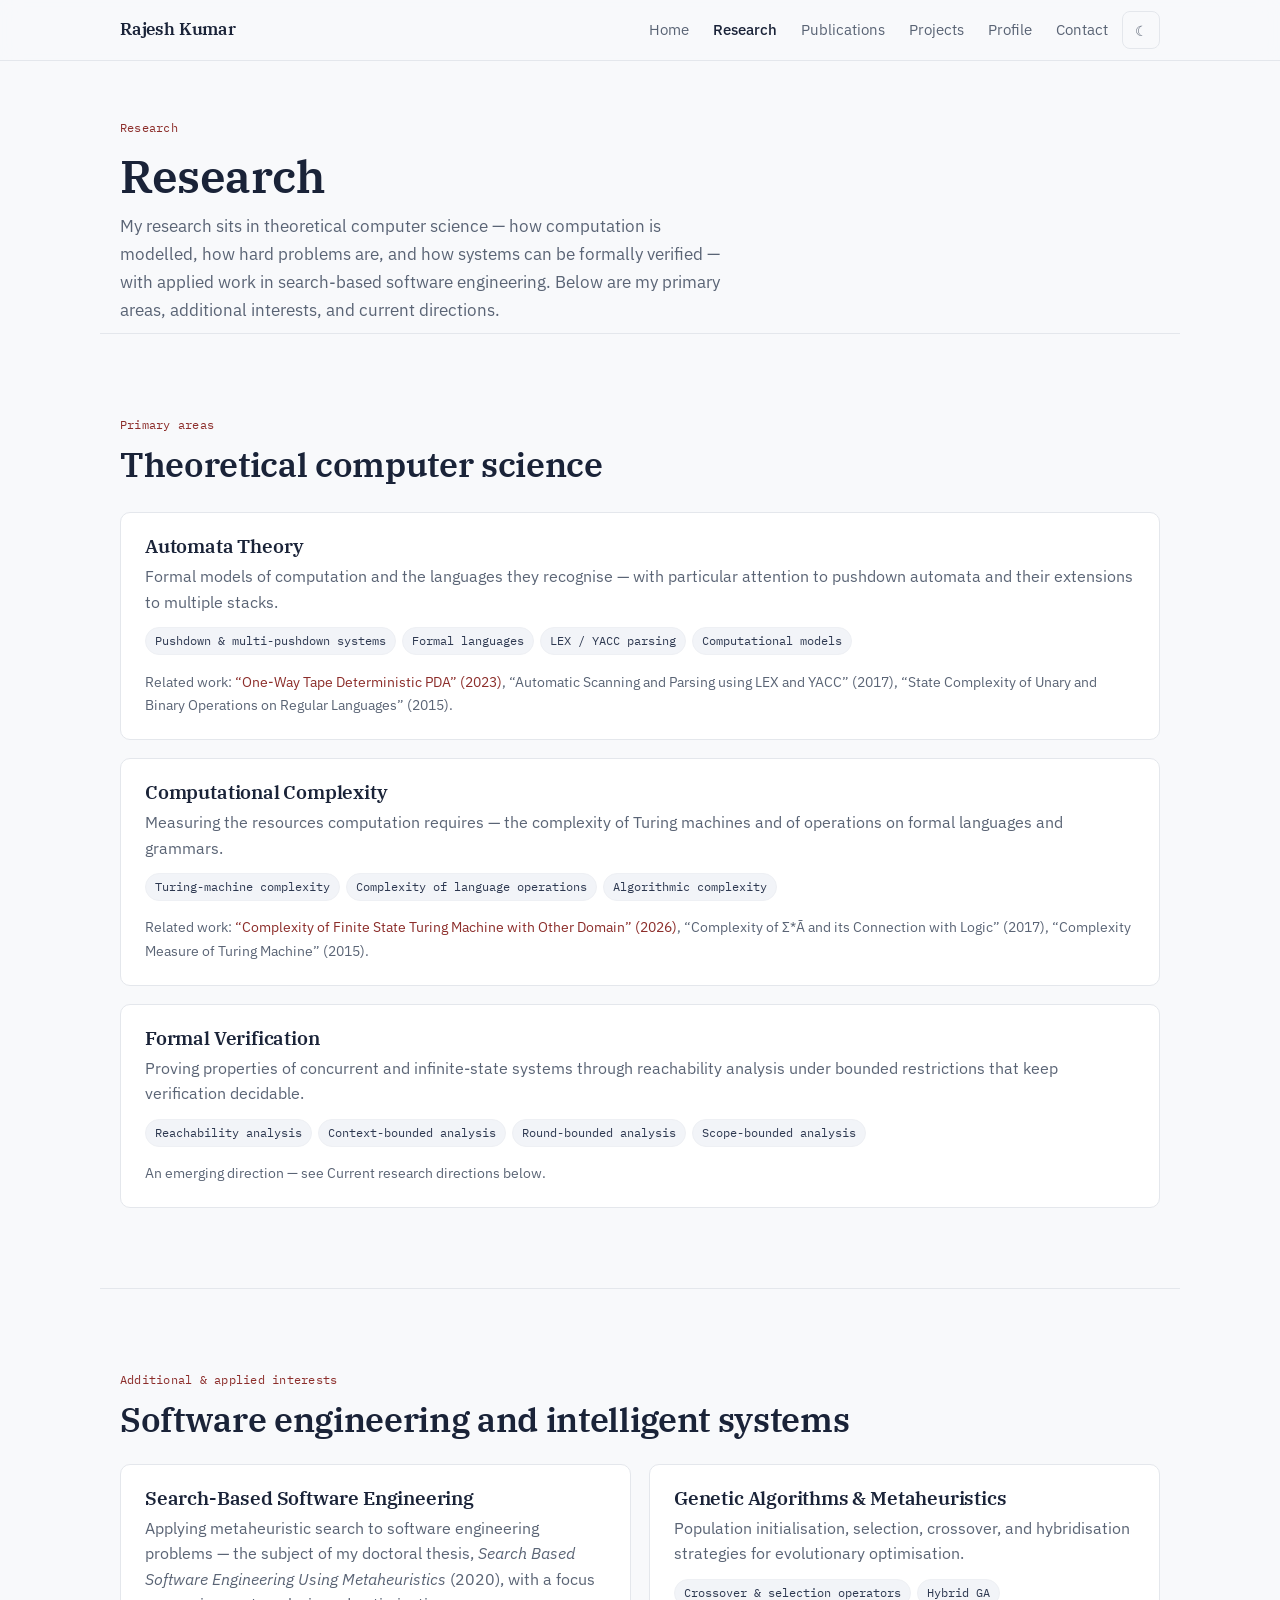
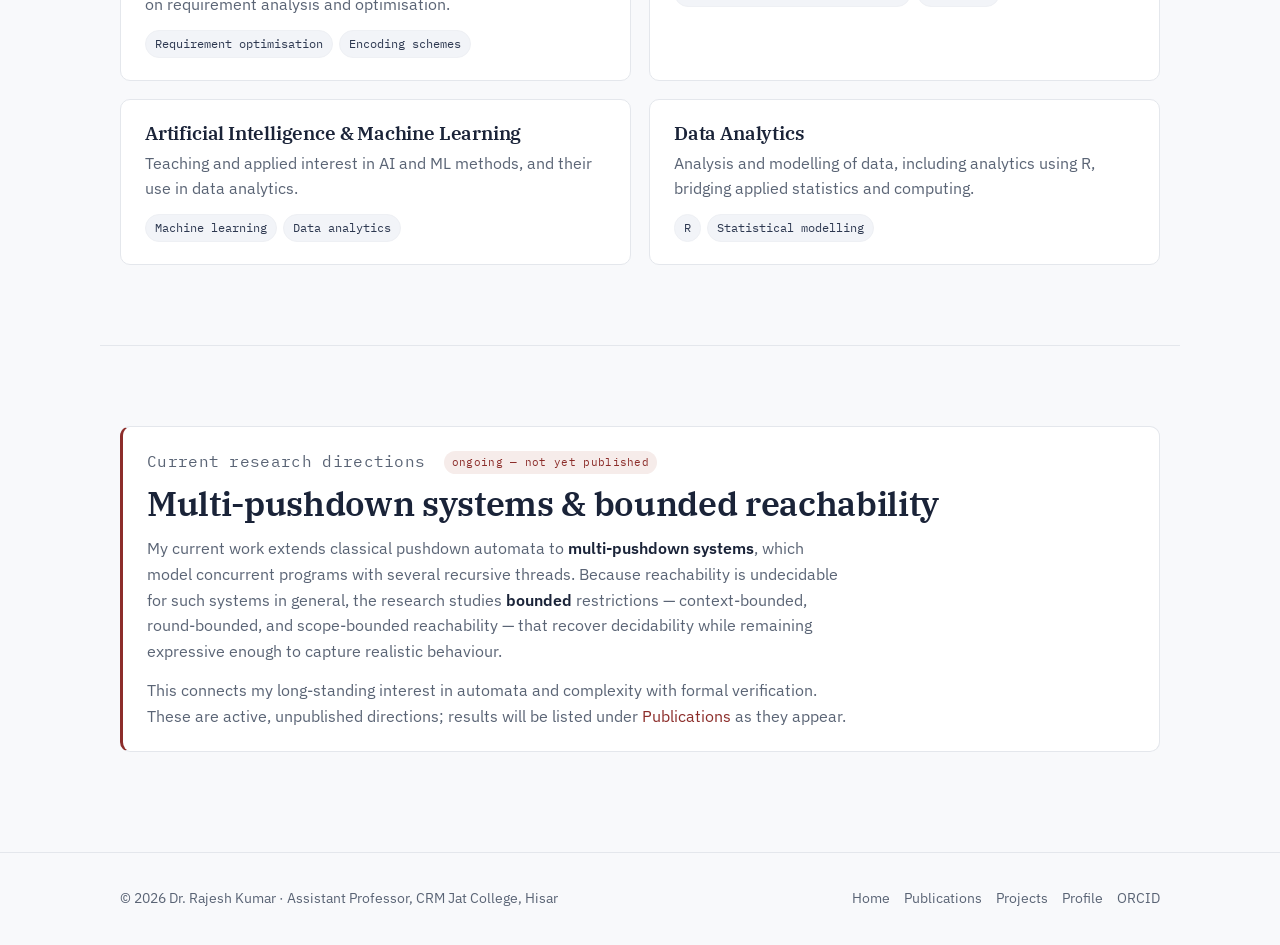
<file: research.html>
<!DOCTYPE html>
<html lang="en">
<head>
<meta charset="UTF-8">
<meta name="viewport" content="width=device-width, initial-scale=1.0">
<title>Research — Dr. Rajesh Kumar</title>
<meta name="description" content="Research of Dr. Rajesh Kumar: automata theory, computational complexity, and formal verification, with current directions in multi-pushdown systems and bounded reachability.">
<link rel="canonical" href="https://rajtaya.github.io/Rkumar/research.html">
<meta property="og:type" content="website">
<meta property="og:title" content="Research — Dr. Rajesh Kumar">
<meta property="og:description" content="Automata theory, computational complexity, and formal verification; current work on multi-pushdown systems and bounded reachability.">
<meta property="og:url" content="https://rajtaya.github.io/Rkumar/research.html">
<meta property="og:image" content="https://rajtaya.github.io/Rkumar/assets/rajesh-kumar-square.jpg">
<link rel="icon" href="assets/favicon.svg" type="image/svg+xml">
<link rel="preconnect" href="https://fonts.googleapis.com">
<link rel="preconnect" href="https://fonts.gstatic.com" crossorigin>
<link href="https://fonts.googleapis.com/css2?family=IBM+Plex+Mono:wght@400;500&family=IBM+Plex+Sans:wght@400;500;600&family=IBM+Plex+Serif:wght@400;500;600&display=swap" rel="stylesheet">
<link rel="stylesheet" href="assets/styles.css">
</head>
<body>
<a class="skip-link" href="#main">Skip to content</a>

<header class="nav">
  <div class="nav-inner">
    <a class="brand" href="index.html">Rajesh&nbsp;Kumar</a>
    <button id="nav-toggle" class="icon-btn nav-toggle" aria-label="Open menu" aria-expanded="false" aria-controls="nav-links">≡</button>
    <nav id="nav-links" class="nav-links" aria-label="Primary">
      <a href="index.html">Home</a>
      <a href="research.html" aria-current="page">Research</a>
      <a href="publications.html">Publications</a>
      <a href="projects.html">Projects</a>
      <a href="profile.html">Profile</a>
      <a href="index.html#contact">Contact</a>
      <button id="theme-toggle" class="icon-btn" aria-label="Toggle theme" title="Toggle light/dark">☾</button>
    </nav>
  </div>
</header>

<main id="main">
  <section class="wrap page-head">
    <p class="eyebrow">Research</p>
    <h1>Research</h1>
    <p class="section-lead" style="margin-top:.6em">My research sits in theoretical computer science — how computation is modelled, how hard problems are, and how systems can be formally verified — with applied work in search-based software engineering. Below are my primary areas, additional interests, and current directions.</p>
  </section>

  <section class="wrap section">
    <p class="eyebrow">Primary areas</p>
    <h2 class="section-title">Theoretical computer science</h2>
    <div class="grid" style="margin-top:1.6em">

      <div class="area">
        <h3>Automata Theory</h3>
        <p>Formal models of computation and the languages they recognise — with particular attention to pushdown automata and their extensions to multiple stacks.</p>
        <ul>
          <li>Pushdown &amp; multi-pushdown systems</li>
          <li>Formal languages</li>
          <li>LEX / YACC parsing</li>
          <li>Computational models</li>
        </ul>
        <p style="margin-top:1em;font-size:.9rem;color:var(--muted)">Related work: <a href="publications.html">“One-Way Tape Deterministic PDA” (2023)</a>, “Automatic Scanning and Parsing using LEX and YACC” (2017), “State Complexity of Unary and Binary Operations on Regular Languages” (2015).</p>
      </div>

      <div class="area">
        <h3>Computational Complexity</h3>
        <p>Measuring the resources computation requires — the complexity of Turing machines and of operations on formal languages and grammars.</p>
        <ul>
          <li>Turing-machine complexity</li>
          <li>Complexity of language operations</li>
          <li>Algorithmic complexity</li>
        </ul>
        <p style="margin-top:1em;font-size:.9rem;color:var(--muted)">Related work: <a href="publications.html">“Complexity of Finite State Turing Machine with Other Domain” (2026)</a>, “Complexity of Σ*Ā and its Connection with Logic” (2017), “Complexity Measure of Turing Machine” (2015).</p>
      </div>

      <div class="area">
        <h3>Formal Verification</h3>
        <p>Proving properties of concurrent and infinite-state systems through reachability analysis under bounded restrictions that keep verification decidable.</p>
        <ul>
          <li>Reachability analysis</li>
          <li>Context-bounded analysis</li>
          <li>Round-bounded analysis</li>
          <li>Scope-bounded analysis</li>
        </ul>
        <p style="margin-top:1em;font-size:.9rem;color:var(--muted)">An emerging direction — see Current research directions below.</p>
      </div>

    </div>
  </section>

  <section class="wrap section">
    <p class="eyebrow">Additional &amp; applied interests</p>
    <h2 class="section-title">Software engineering and intelligent systems</h2>
    <div class="grid grid-2" style="margin-top:1.4em">
      <div class="area">
        <h3>Search-Based Software Engineering</h3>
        <p>Applying metaheuristic search to software engineering problems — the subject of my doctoral thesis, <em>Search Based Software Engineering Using Metaheuristics</em> (2020), with a focus on requirement analysis and optimisation.</p>
        <ul><li>Requirement optimisation</li><li>Encoding schemes</li></ul>
      </div>
      <div class="area">
        <h3>Genetic Algorithms &amp; Metaheuristics</h3>
        <p>Population initialisation, selection, crossover, and hybridisation strategies for evolutionary optimisation.</p>
        <ul><li>Crossover &amp; selection operators</li><li>Hybrid GA</li></ul>
      </div>
      <div class="area">
        <h3>Artificial Intelligence &amp; Machine Learning</h3>
        <p>Teaching and applied interest in AI and ML methods, and their use in data analytics.</p>
        <ul><li>Machine learning</li><li>Data analytics</li></ul>
      </div>
      <div class="area">
        <h3>Data Analytics</h3>
        <p>Analysis and modelling of data, including analytics using R, bridging applied statistics and computing.</p>
        <ul><li>R</li><li>Statistical modelling</li></ul>
      </div>
    </div>
  </section>

  <section class="wrap section">
    <div class="area ongoing">
      <p class="eyebrow">Current research directions <span class="badge-ongoing">ongoing — not yet published</span></p>
      <h2 class="section-title" style="margin-top:.2em">Multi-pushdown systems &amp; bounded reachability</h2>
      <div class="prose" style="margin-top:.4em">
        <p>My current work extends classical pushdown automata to <strong>multi-pushdown systems</strong>, which model concurrent programs with several recursive threads. Because reachability is undecidable for such systems in general, the research studies <strong>bounded</strong> restrictions — context-bounded, round-bounded, and scope-bounded reachability — that recover decidability while remaining expressive enough to capture realistic behaviour.</p>
        <p>This connects my long-standing interest in automata and complexity with formal verification. These are active, unpublished directions; results will be listed under <a href="publications.html">Publications</a> as they appear.</p>
      </div>
    </div>
  </section>

</main>

<footer class="footer">
  <div class="wrap footer-inner">
    <p>© 2026 Dr. Rajesh Kumar · Assistant Professor, CRM Jat College, Hisar</p>
    <nav class="foot-links" aria-label="Footer">
      <a href="index.html">Home</a>
      <a href="publications.html">Publications</a>
      <a href="projects.html">Projects</a>
      <a href="profile.html">Profile</a>
      <a href="https://orcid.org/0000-0002-7897-5495" rel="noopener">ORCID</a>
    </nav>
  </div>
</footer>

<script src="assets/site.js" defer></script>
</body>
</html>
</file>
<file: assets/styles.css>
/* ==========================================================================
   Dr. Rajesh Kumar — academic site
   Design system: IBM Plex Serif (display) / Sans (text) / Mono (notation)
   Palette: cool paper, slate-navy ink, academic garnet accent. Light + dark.
   ========================================================================== */

:root {
  --paper:   #f8f9fb;
  --surface: #ffffff;
  --surface-2: #f2f4f8;
  --ink:     #1a2338;
  --ink-2:   #2d3850;
  --muted:   #5a6475;
  --faint:   #8a93a3;
  --line:    #e4e7ec;
  --line-2:  #eef0f4;
  --accent:  #8c2d2a;      /* garnet */
  --accent-ink: #7a2724;
  --accent-wash: #f6ecea;
  --focus:   #2f5fd0;

  --serif: "IBM Plex Serif", Georgia, "Times New Roman", serif;
  --sans:  "IBM Plex Sans", system-ui, -apple-system, Segoe UI, Roboto, sans-serif;
  --mono:  "IBM Plex Mono", ui-monospace, SFMono-Regular, Menlo, monospace;

  --maxw: 1080px;
  --prose: 70ch;
  --radius: 10px;
  --shadow: 0 1px 2px rgba(26,35,56,.04), 0 6px 20px rgba(26,35,56,.06);
}

@media (prefers-color-scheme: dark) {
  :root:not([data-theme="light"]) {
    --paper:   #10131c;
    --surface: #171b27;
    --surface-2: #1d2230;
    --ink:     #e8ebf2;
    --ink-2:   #cfd5e2;
    --muted:   #a4adbe;
    --faint:   #7b8599;
    --line:    #2a3040;
    --line-2:  #222736;
    --accent:  #e59a95;
    --accent-ink: #efb0ab;
    --accent-wash: #241a1a;
    --focus:   #7aa2ff;
    --shadow: 0 1px 2px rgba(0,0,0,.3), 0 6px 20px rgba(0,0,0,.35);
  }
}
:root[data-theme="dark"] {
  --paper:   #10131c;
  --surface: #171b27;
  --surface-2: #1d2230;
  --ink:     #e8ebf2;
  --ink-2:   #cfd5e2;
  --muted:   #a4adbe;
  --faint:   #7b8599;
  --line:    #2a3040;
  --line-2:  #222736;
  --accent:  #e59a95;
  --accent-ink: #efb0ab;
  --accent-wash: #241a1a;
  --focus:   #7aa2ff;
  --shadow: 0 1px 2px rgba(0,0,0,.3), 0 6px 20px rgba(0,0,0,.35);
}

/* ---------- reset / base ---------- */
*, *::before, *::after { box-sizing: border-box; margin: 0; padding: 0; }
html { scroll-behavior: smooth; -webkit-text-size-adjust: 100%; scroll-padding-top: 76px; }
@media (prefers-reduced-motion: reduce) { html { scroll-behavior: auto; } }

body {
  font-family: var(--sans);
  font-size: 1.0625rem;      /* 17px */
  line-height: 1.65;
  color: var(--ink);
  background: var(--paper);
  -webkit-font-smoothing: antialiased;
  text-rendering: optimizeLegibility;
}

h1, h2, h3, h4 { font-family: var(--serif); font-weight: 600; line-height: 1.2; color: var(--ink); letter-spacing: -0.01em; }
p { color: var(--ink-2); }
a { color: var(--accent); text-decoration: none; text-underline-offset: 2px; }
a:hover { text-decoration: underline; }
img { max-width: 100%; display: block; }
strong { font-weight: 600; color: var(--ink); }

:focus-visible { outline: 2.5px solid var(--focus); outline-offset: 2px; border-radius: 3px; }

.skip-link {
  position: absolute; left: 12px; top: -48px; z-index: 200;
  background: var(--ink); color: var(--paper); padding: 9px 14px; border-radius: 8px;
  transition: top .15s ease;
}
.skip-link:focus { top: 12px; text-decoration: none; }

/* ---------- layout ---------- */
.wrap { max-width: var(--maxw); margin-inline: auto; padding-inline: 20px; }
.section { padding-block: clamp(44px, 7vw, 80px); border-top: 1px solid var(--line); }
.section:first-of-type { border-top: none; }
.prose { max-width: var(--prose); }
.prose p + p { margin-top: 0.9em; }

.eyebrow {
  font-family: var(--mono);
  font-size: .78rem;
  color: var(--accent);
  letter-spacing: .02em;
  margin-bottom: 10px;
}
.section-title { font-size: clamp(1.55rem, 3.4vw, 2.1rem); margin-bottom: .35em; }
.section-lead { color: var(--muted); max-width: 62ch; font-size: 1.06rem; }

/* ---------- nav ---------- */
.nav {
  position: sticky; top: 0; z-index: 100;
  background: color-mix(in srgb, var(--paper) 88%, transparent);
  backdrop-filter: saturate(1.4) blur(10px);
  -webkit-backdrop-filter: saturate(1.4) blur(10px);
  border-bottom: 1px solid var(--line);
}
.nav-inner { max-width: var(--maxw); margin-inline: auto; padding: 11px 20px; display: flex; align-items: center; gap: 18px; }
.brand { font-family: var(--serif); font-weight: 600; font-size: 1.06rem; color: var(--ink); letter-spacing: -.01em; white-space: nowrap; }
.brand:hover { text-decoration: none; }
.brand .brand-mono { font-family: var(--mono); color: var(--accent); font-size: .92em; }
.nav-links { margin-left: auto; display: flex; gap: 4px; align-items: center; }
.nav-links a { color: var(--muted); font-size: .94rem; padding: 6px 10px; border-radius: 7px; }
.nav-links a:hover { color: var(--ink); background: var(--surface-2); text-decoration: none; }
.nav-links a[aria-current="page"] { color: var(--ink); font-weight: 500; }

.icon-btn {
  background: transparent; border: 1px solid var(--line); color: var(--muted);
  width: 38px; height: 38px; border-radius: 8px; cursor: pointer; display: inline-flex;
  align-items: center; justify-content: center; font-family: var(--mono); font-size: .9rem;
}
.icon-btn:hover { color: var(--ink); border-color: var(--faint); }
.nav-toggle { display: none; }

@media (max-width: 760px) {
  .nav-toggle { display: inline-flex; }
  .nav-links {
    display: none; position: absolute; top: 60px; right: 12px; left: 12px;
    flex-direction: column; gap: 2px; background: var(--surface);
    border: 1px solid var(--line); border-radius: 12px; padding: 8px; box-shadow: var(--shadow);
  }
  .nav-links.open { display: flex; }
  .nav-links a { padding: 10px 12px; }
  .nav-links .theme-toggle-li { order: 99; border-top: 1px solid var(--line); margin-top: 4px; padding-top: 6px; }
}

/* ---------- hero ---------- */
.hero { padding-top: clamp(40px, 6vw, 72px); padding-bottom: clamp(32px, 5vw, 56px); }
.hero-grid { display: grid; grid-template-columns: 1fr 300px; gap: clamp(28px, 5vw, 56px); align-items: center; }
.hero-name { font-size: clamp(2.3rem, 6vw, 3.6rem); line-height: 1.04; letter-spacing: -.02em; }
.hero-role { font-size: clamp(1.05rem, 2.3vw, 1.3rem); color: var(--ink-2); margin-top: .5em; font-weight: 500; font-family: var(--sans); }
.hero-inst { color: var(--muted); margin-top: .15em; }
.hero-tagline {
  font-family: var(--mono); font-size: .86rem; color: var(--muted);
  margin-top: 1.2em; padding-left: 14px; border-left: 2px solid var(--accent); line-height: 1.6;
}
.hero-actions { margin-top: 1.6em; display: flex; flex-wrap: wrap; gap: 10px; }

.hero-photo { position: relative; }
.hero-photo img {
  width: 100%; height: auto; aspect-ratio: 871 / 1000; object-fit: cover;
  border-radius: var(--radius); border: 1px solid var(--line);
  box-shadow: var(--shadow);
}
.hero-photo figcaption {
  font-family: var(--mono); font-size: .72rem; color: var(--faint);
  text-align: right; margin-top: 8px;
}

/* subject motif: a quiet state-transition tape */
.tape {
  font-family: var(--mono); font-size: .8rem; color: var(--faint);
  border-top: 1px dashed var(--line); border-bottom: 1px dashed var(--line);
  padding: 9px 0; margin-top: clamp(28px, 5vw, 48px); overflow: hidden; white-space: nowrap;
}
.tape b { color: var(--accent); font-weight: 500; }

/* ---------- buttons / profile links ---------- */
.btn {
  display: inline-flex; align-items: center; gap: 7px;
  font-family: var(--sans); font-size: .92rem; font-weight: 500;
  padding: 9px 15px; border-radius: 8px; border: 1px solid var(--line);
  color: var(--ink); background: var(--surface); cursor: pointer;
}
.btn:hover { border-color: var(--faint); text-decoration: none; background: var(--surface-2); }
.btn-primary { background: var(--ink); color: var(--paper); border-color: var(--ink); }
.btn-primary:hover { background: var(--ink-2); border-color: var(--ink-2); }
.btn svg { width: 16px; height: 16px; }

/* ---------- cards / grids ---------- */
.grid { display: grid; gap: 18px; }
.grid-2 { grid-template-columns: repeat(2, 1fr); }
.grid-3 { grid-template-columns: repeat(3, 1fr); }
@media (max-width: 860px) { .grid-3 { grid-template-columns: repeat(2, 1fr); } }
@media (max-width: 620px) { .grid-2, .grid-3 { grid-template-columns: 1fr; } }

.card {
  background: var(--surface); border: 1px solid var(--line); border-radius: var(--radius);
  padding: 22px; box-shadow: var(--shadow);
}
.card h3 { font-size: 1.12rem; margin-bottom: .3em; }
.card p { color: var(--muted); font-size: .96rem; }

/* research areas */
.area { background: var(--surface); border: 1px solid var(--line); border-radius: var(--radius); padding: 22px 24px; }
.area h3 { font-size: 1.16rem; margin-bottom: .35em; }
.area p { color: var(--muted); font-size: .97rem; }
.area ul { margin-top: .7em; padding-left: 0; list-style: none; display: flex; flex-wrap: wrap; gap: 6px; }
.area ul li {
  font-family: var(--mono); font-size: .76rem; color: var(--ink-2);
  background: var(--surface-2); border: 1px solid var(--line-2); padding: 3px 9px; border-radius: 20px;
}
.area.ongoing { border-left: 3px solid var(--accent); }
.badge-ongoing {
  display: inline-block; font-family: var(--mono); font-size: .7rem; color: var(--accent);
  background: var(--accent-wash); padding: 2px 8px; border-radius: 20px; margin-left: 8px; vertical-align: middle;
}

/* ---------- publications ---------- */
.pub-group { margin-top: 2.2em; }
.pub-group > h3 { font-size: 1.22rem; padding-bottom: .3em; border-bottom: 1px solid var(--line); margin-bottom: .2em; }
.pub {
  display: grid; grid-template-columns: 58px 1fr; gap: 16px;
  padding: 18px 0; border-bottom: 1px solid var(--line-2);
}
.pub-year { font-family: var(--mono); font-size: .95rem; color: var(--accent); padding-top: 2px; }
.pub-title { font-family: var(--serif); font-size: 1.07rem; font-weight: 500; color: var(--ink); line-height: 1.35; }
.pub-authors { font-size: .92rem; color: var(--muted); margin-top: 3px; }
.pub-venue { font-size: .92rem; color: var(--ink-2); margin-top: 4px; }
.pub-venue em { color: var(--ink); font-style: italic; }
.pub-meta { font-family: var(--mono); font-size: .78rem; color: var(--faint); margin-top: 6px; display: flex; flex-wrap: wrap; gap: 6px 14px; }
.pub-meta a { color: var(--accent); }
.pub-self { font-weight: 600; color: var(--ink); text-decoration: underline; text-decoration-color: var(--accent); }
@media (max-width: 520px) { .pub { grid-template-columns: 1fr; gap: 4px; } .pub-year { padding-top: 0; } }

.note {
  font-size: .9rem; color: var(--muted); background: var(--surface-2);
  border: 1px solid var(--line); border-left: 3px solid var(--faint);
  border-radius: 8px; padding: 12px 16px; margin-top: 18px;
}

/* scholarly metrics */
.metrics { display: flex; flex-wrap: wrap; gap: 10px 34px; margin-top: 1.4em; }
.metrics div { display: flex; flex-direction: column-reverse; }
.metrics dt { font-family: var(--mono); font-size: .76rem; color: var(--muted); }
.metrics dd { font-family: var(--serif); font-size: 1.9rem; font-weight: 600; color: var(--ink); line-height: 1.1; }
.metrics-src { font-size: .86rem; color: var(--muted); margin-top: .5em; }

/* ---------- timeline ---------- */
.timeline { margin-top: 1.5em; border-left: 2px solid var(--line); padding-left: 24px; }
.tl-item { position: relative; padding-bottom: 26px; }
.tl-item::before {
  content: ""; position: absolute; left: -31px; top: 4px; width: 11px; height: 11px;
  border-radius: 50%; background: var(--surface); border: 2px solid var(--accent);
}
.tl-item.current::before { background: var(--accent); }
.tl-when { font-family: var(--mono); font-size: .8rem; color: var(--muted); }
.tl-role { font-family: var(--serif); font-size: 1.1rem; font-weight: 600; margin-top: 2px; }
.tl-where { color: var(--ink-2); font-size: .97rem; }
.tl-note { color: var(--muted); font-size: .93rem; margin-top: 3px; }

/* ---------- skills ---------- */
.skillset { margin-top: 1.4em; }
.skillrow { display: grid; grid-template-columns: 210px 1fr; gap: 18px; padding: 15px 0; border-top: 1px solid var(--line-2); }
.skillrow:first-child { border-top: none; }
.skillrow h3 { font-family: var(--sans); font-size: .98rem; font-weight: 600; color: var(--ink); }
.skillrow .skill-note { font-family: var(--mono); font-size: .74rem; color: var(--accent); display: block; margin-top: 3px; font-weight: 400; }
.tags { display: flex; flex-wrap: wrap; gap: 7px; }
.tags span { font-size: .86rem; color: var(--ink-2); background: var(--surface-2); border: 1px solid var(--line-2); padding: 4px 11px; border-radius: 7px; }
@media (max-width: 620px) { .skillrow { grid-template-columns: 1fr; gap: 8px; } }

/* ---------- simple lists (courses, admin, events) ---------- */
.cols-2 { columns: 2; column-gap: 40px; }
.cols-2 li { break-inside: avoid; }
@media (max-width: 620px) { .cols-2 { columns: 1; } }
.ticklist { list-style: none; padding: 0; }
.ticklist li { position: relative; padding-left: 22px; margin-bottom: 8px; color: var(--ink-2); }
.ticklist li::before { content: "▸"; position: absolute; left: 0; color: var(--accent); font-size: .85em; top: 1px; }

/* events / workshops list */
.events { margin-top: 1.4em; }
.event { display: grid; grid-template-columns: 56px 1fr; gap: 14px; padding: 13px 0; border-bottom: 1px solid var(--line-2); }
.event .ev-year { font-family: var(--mono); font-size: .9rem; color: var(--accent); }
.event .ev-body { font-size: .96rem; color: var(--ink-2); }
.event .ev-body .ev-present { display: inline-block; font-family: var(--mono); font-size: .72rem; color: var(--accent); background: var(--accent-wash); padding: 1px 7px; border-radius: 12px; margin-left: 4px; }
@media (max-width: 520px) { .event { grid-template-columns: 1fr; gap: 3px; } }

/* ---------- selected list on homepage ---------- */
.section-head { display: flex; align-items: baseline; justify-content: space-between; gap: 16px; flex-wrap: wrap; margin-bottom: 1.2em; }
.more-link { font-family: var(--sans); font-size: .92rem; font-weight: 500; white-space: nowrap; }

/* profile links inline */
.profiles { display: flex; flex-wrap: wrap; gap: 8px; margin-top: 1.2em; }

/* contact */
.contact-grid { display: grid; grid-template-columns: repeat(auto-fit, minmax(220px, 1fr)); gap: 18px; margin-top: 1.4em; }
.contact-item .label { font-family: var(--mono); font-size: .76rem; color: var(--faint); }
.contact-item .value { font-size: 1.02rem; color: var(--ink); margin-top: 2px; }

/* ---------- footer ---------- */
.footer { border-top: 1px solid var(--line); padding-block: 34px; margin-top: 20px; }
.footer-inner { display: flex; flex-wrap: wrap; gap: 14px 26px; align-items: center; justify-content: space-between; }
.footer p { font-size: .88rem; color: var(--muted); }
.footer .foot-links { display: flex; flex-wrap: wrap; gap: 14px; }
.footer .foot-links a { color: var(--muted); font-size: .88rem; }
.footer .foot-links a:hover { color: var(--ink); }

/* placeholder marker */
.placeholder {
  font-family: var(--mono); font-size: .72rem; color: var(--accent);
  background: var(--accent-wash); border: 1px dashed var(--accent); border-radius: 6px;
  padding: 1px 7px; margin-left: 6px; white-space: nowrap;
}

/* page header (interior pages) */
.page-head { padding-top: clamp(34px, 5vw, 56px); padding-bottom: 8px; }
.page-head h1 { font-size: clamp(2rem, 5vw, 2.9rem); }

@media (max-width: 760px) {
  .hero-grid { grid-template-columns: 1fr; }
  .hero-photo { max-width: 240px; order: -1; }
}
</file>
